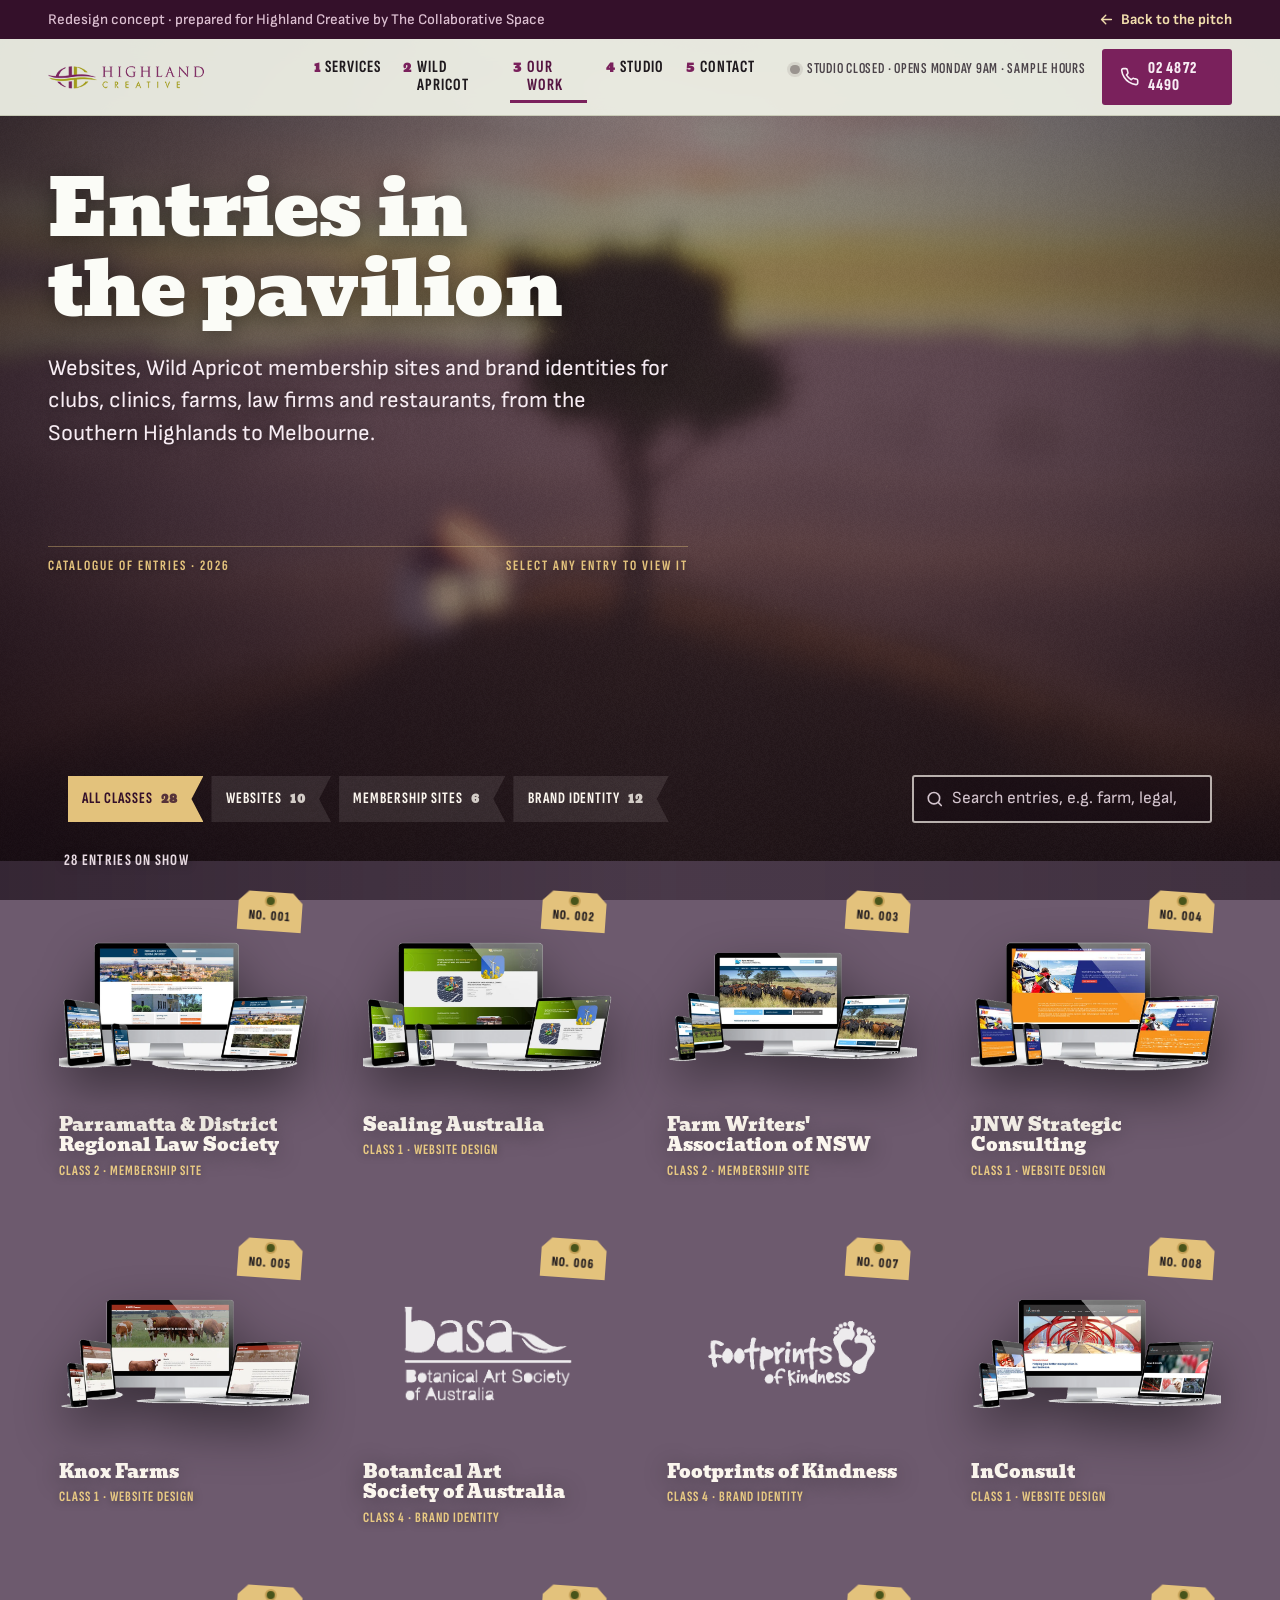
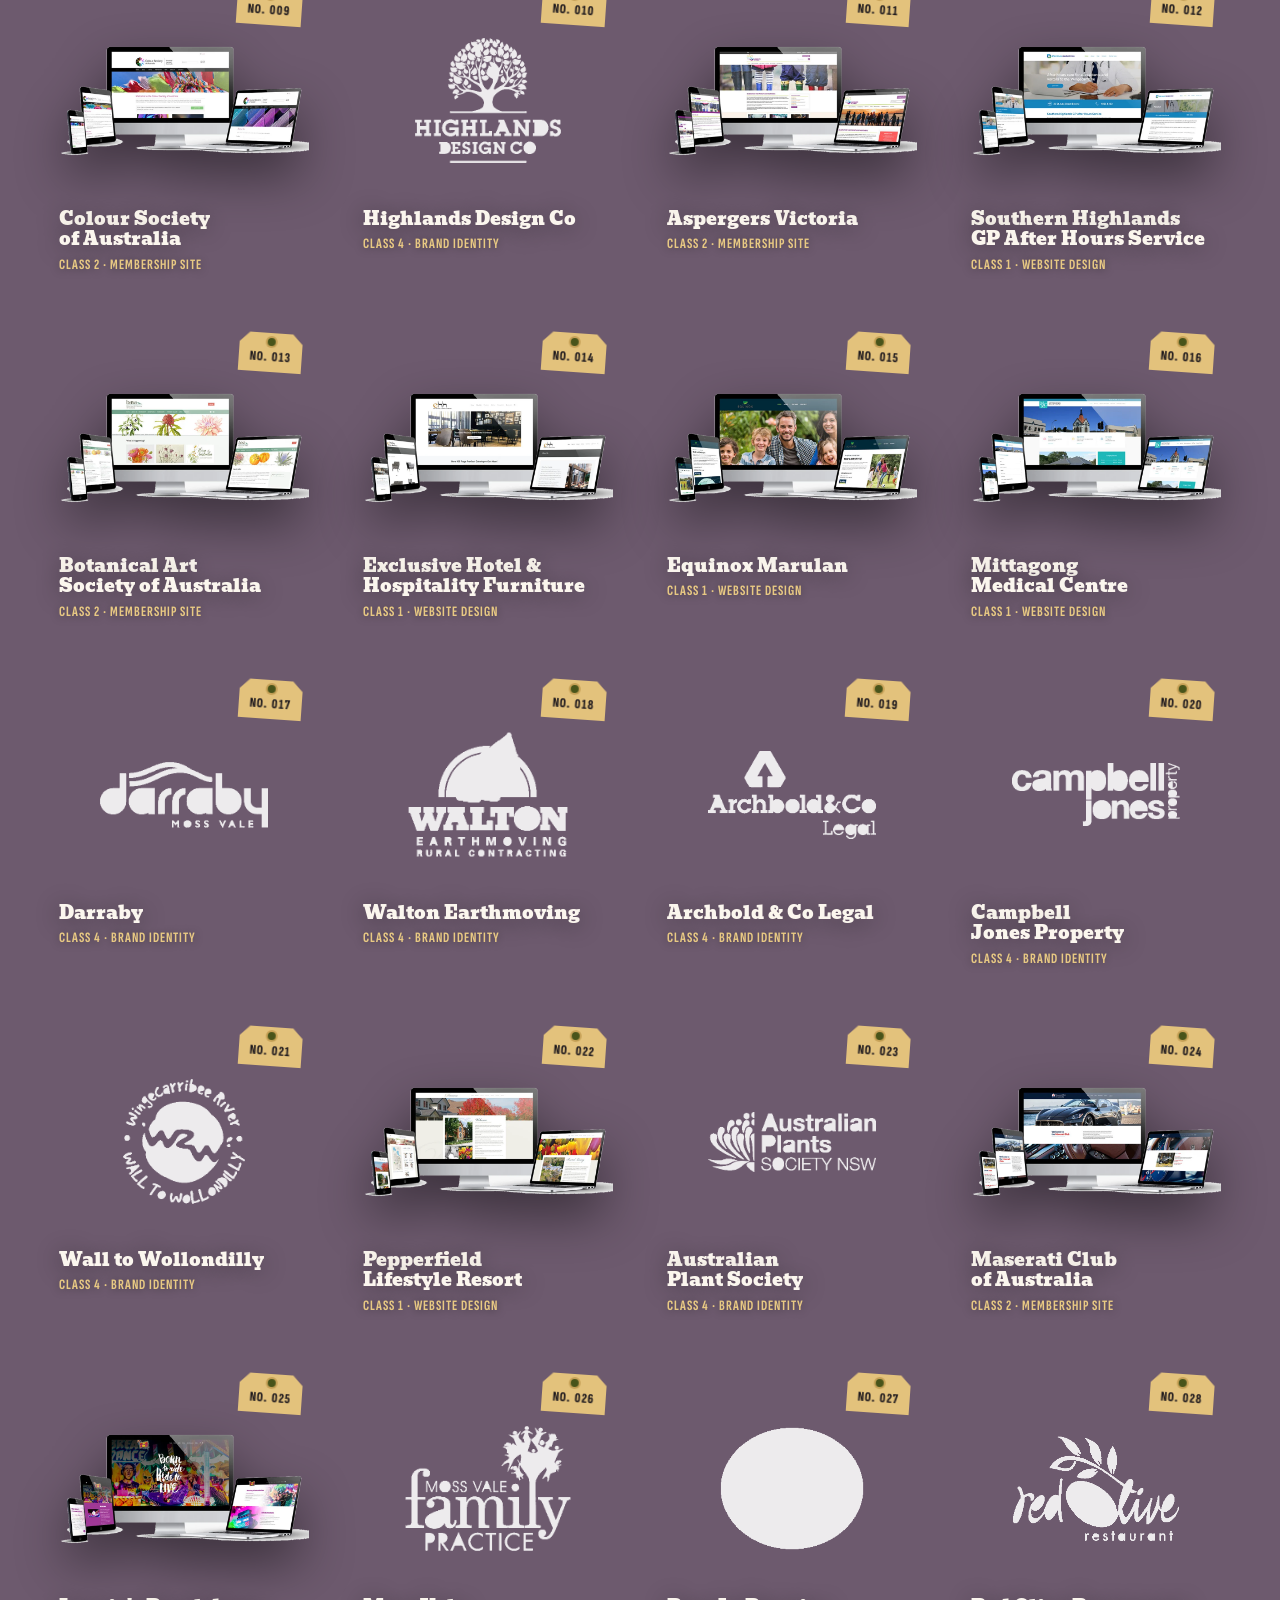
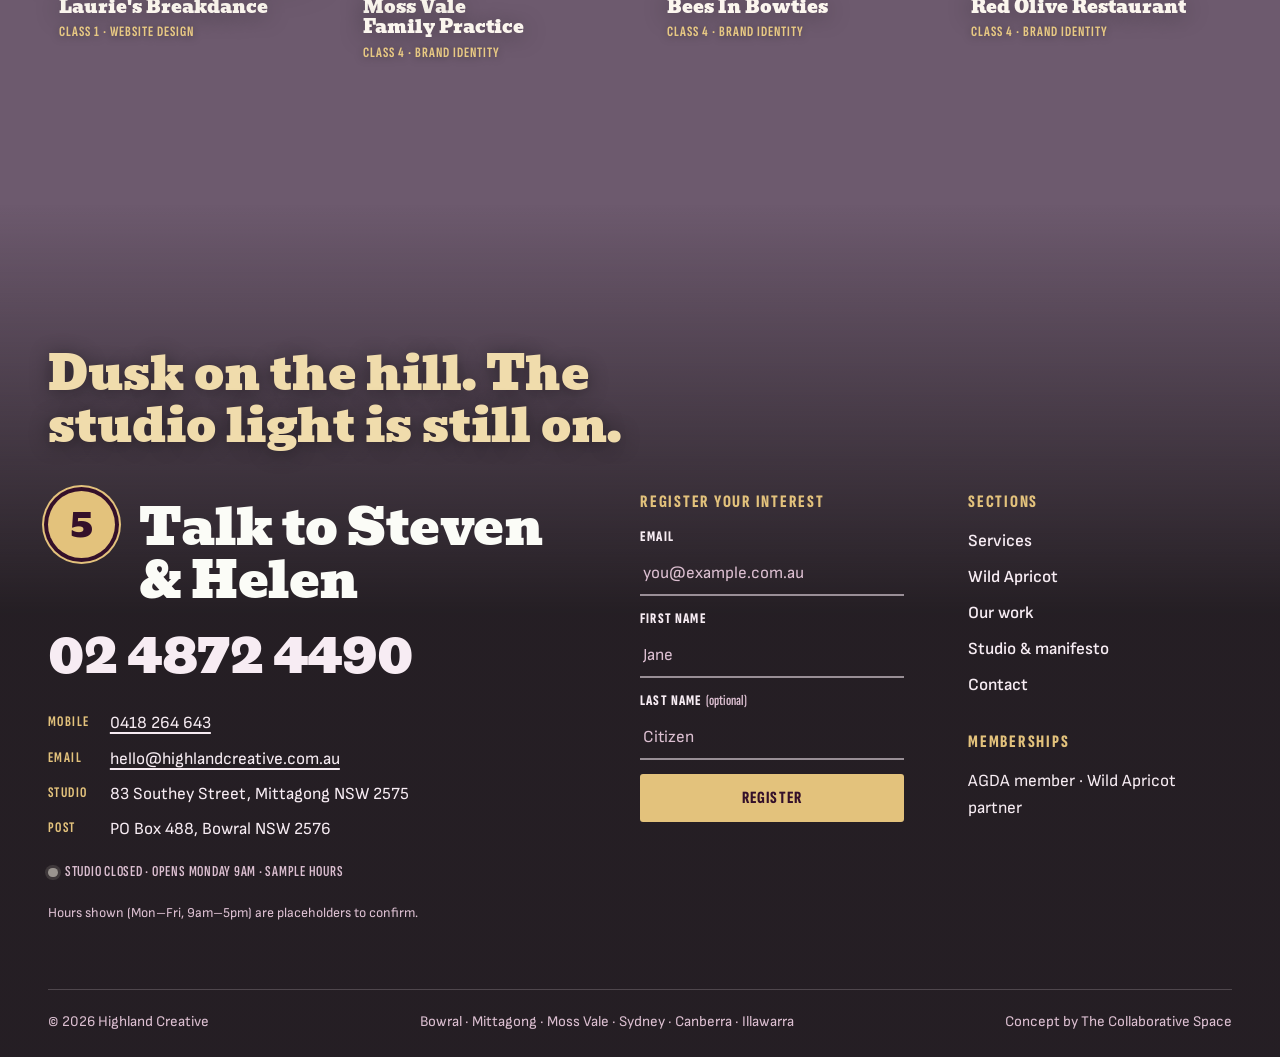
<file: concept/work.html>
<!doctype html>
<html lang="en-AU" data-season="spring">
<head>
<meta charset="utf-8">
<meta name="viewport" content="width=device-width, initial-scale=1">
<title>Our work · Highland Creative</title>
<meta name="description" content="Twenty-eight website, membership site and brand identity projects by Highland Creative.">
<meta name="robots" content="noindex, nofollow">
<meta name="theme-color" content="#561642">
<link rel="icon" href="../assets/hc/favicon50x50.png">
<link rel="preload" href="assets/fonts/Bevan-normal.woff2" as="font" type="font/woff2" crossorigin>
<link rel="stylesheet" href="assets/css/site.css">
<link rel="stylesheet" href="assets/css/world.css">
</head>
<body data-world="work">
<script>document.documentElement.classList.add("loading");</script>
<canvas id="world" data-base="../assets/hc/" aria-hidden="true"></canvas>
<div class="veil" aria-hidden="true"></div>
<div class="loader" aria-hidden="true"><div class="loader-in"><img src="../assets/hc/HCreative_Logo_H_369.png" alt="" width="369" height="50"><span>Dusk on the hill · Southern Highlands</span><i></i></div></div>
<div class="curtain" aria-hidden="true"><span>Highland Creative</span></div>
<div id="world-tip" aria-hidden="true"></div>
<div class="thread" aria-hidden="true"><i></i></div>
<svg width="0" height="0" style="position:absolute" aria-hidden="true">
  <symbol id="i-phone" viewBox="0 0 24 24"><path d="M22 16.9v3a2 2 0 0 1-2.2 2 19.8 19.8 0 0 1-8.6-3.1 19.5 19.5 0 0 1-6-6A19.8 19.8 0 0 1 2.1 4.2 2 2 0 0 1 4.1 2h3a2 2 0 0 1 2 1.7c.1 1 .4 1.9.7 2.8a2 2 0 0 1-.5 2.1L8 9.9a16 16 0 0 0 6 6l1.3-1.3a2 2 0 0 1 2.1-.4c.9.3 1.8.6 2.8.7a2 2 0 0 1 1.7 2z"/></symbol>
  <symbol id="i-arrow" viewBox="0 0 24 24"><path d="M5 12h14M13 6l6 6-6 6"/></symbol>
  <symbol id="i-back" viewBox="0 0 24 24"><path d="M19 12H5M11 18l-6-6 6-6"/></symbol>
  <symbol id="i-menu" viewBox="0 0 24 24"><path d="M4 7h16M4 12h16M4 17h16"/></symbol>
  <symbol id="i-search" viewBox="0 0 24 24"><circle cx="11" cy="11" r="7"/><path d="m20 20-3.5-3.5"/></symbol>
  <symbol id="i-close" viewBox="0 0 24 24"><path d="M6 6l12 12M18 6 6 18"/></symbol>
  <symbol id="i-check" viewBox="0 0 24 24"><path d="m5 12.5 4.5 4.5L19 7.5"/></symbol>
  <symbol id="i-plus" viewBox="0 0 24 24"><path d="M12 5v14M5 12h14"/></symbol>
  <symbol id="i-ext" viewBox="0 0 24 24"><path d="M14 4h6v6M20 4l-9 9M18 14v5a1 1 0 0 1-1 1H5a1 1 0 0 1-1-1V7a1 1 0 0 1 1-1h5"/></symbol>
  <symbol id="i-drag" viewBox="0 0 24 24"><path d="M9 11V6a1.5 1.5 0 0 1 3 0v4m0-1V4.5a1.5 1.5 0 0 1 3 0V10m0-1a1.5 1.5 0 0 1 3 0v5a6 6 0 0 1-6 6h-1a6 6 0 0 1-5-2.7L3.6 14a1.5 1.5 0 0 1 2.5-1.7L8 14.5V11a1.5 1.5 0 0 1 3 0"/><path d="M3 4l-1.5 1.5L3 7M21 4l1.5 1.5L21 7"/></symbol>
</svg>
<a class="skip" href="#main">Skip to content</a>

<div class="concept-bar">
  <div class="wrap">
    <span>Redesign concept<span class="hide-sm"> · prepared for Highland Creative by The Collaborative Space</span></span>
    <a href="../index.html"><svg class="icon" aria-hidden="true"><use href="#i-back"/></svg>Back to the pitch</a>
  </div>
</div>

<header class="site-head">
  <div class="wrap">
    <a class="brand" href="index.html" aria-label="Highland Creative home"><img src="../assets/hc/HCreative_Logo_H_369.png" alt="Highland Creative" width="369" height="50"></a>
    <button class="menu-btn" type="button" aria-expanded="false" aria-controls="site-nav"><svg class="icon" aria-hidden="true"><use href="#i-menu"/></svg>Menu</button>
    <nav class="sections" id="site-nav" aria-label="Main">
      <ol>
        <li><a href="services.html"><span class="n">1</span>Services</a></li>
        <li><a href="wild-apricot.html"><span class="n">2</span>Wild Apricot</a></li>
        <li><a href="work.html" aria-current="page"><span class="n">3</span>Our work</a></li>
        <li><a href="about.html"><span class="n">4</span>Studio</a></li>
        <li><a href="contact.html"><span class="n">5</span>Contact</a></li>
      </ol>
    </nav>
    <div class="head-meta">
      <p class="status" data-status role="status" title="Placeholder hours (Mon–Fri, 9am–5pm), to confirm"><span class="dot" aria-hidden="true"></span><span class="txt">Studio hours Mon–Fri</span></p>
      <a class="btn btn-tel" href="tel:+61248724490" aria-label="Call 02 4872 4490"><svg class="icon" aria-hidden="true"><use href="#i-phone"/></svg><span>02 4872 4490</span></a>
    </div>
  </div>
</header>

<main id="main">
  <section class="wrap page-cover" data-scrim="left" data-station="pavilion" data-side="right" aria-labelledby="page-title">
    <div class="cover solo">
      <div>
        <h1 id="page-title">Entries in the pavilion</h1>
        <p class="lede">Websites, Wild Apricot membership sites and brand identities for clubs, clinics, farms, law firms and restaurants, from the Southern Highlands to Melbourne.</p>
      </div>
      
      <p class="imprint"><span>Catalogue of entries · <span data-year>2026</span></span><span>Select any entry to view it</span></p>
    </div>
  </section>
  <section class="wrap" aria-label="Browse entries" data-station="meadow">
    <div class="filters">
      <div class="filter-group" role="group" aria-label="Filter by class">
        <button type="button" data-filter="all" aria-pressed="true">All classes <span class="count"></span></button>
        <button type="button" data-filter="web" aria-pressed="false">Websites <span class="count"></span></button>
        <button type="button" data-filter="member" aria-pressed="false">Membership sites <span class="count"></span></button>
        <button type="button" data-filter="brand" aria-pressed="false">Brand identity <span class="count"></span></button>
      </div>
      <div class="search">
        <label class="sr-only" for="q">Search entries</label>
        <svg class="icon" aria-hidden="true"><use href="#i-search"/></svg>
        <input id="q" type="search" placeholder="Search entries, e.g. farm, legal, club" data-search autocomplete="off">
      </div>
    </div>
    <p class="results-line" data-results aria-live="polite">28 entries on show</p>
    <ul class="work-grid" data-work></ul>
    <div class="empty">
      <h2>No entries match that search</h2>
      <p>Try a different word, or show every entry in the pavilion.</p>
      <button class="btn btn-plum" type="button" data-reset>Show all entries</button>
    </div>
  </section>
  <dialog class="viewer" aria-labelledby="v-title">
    <button class="icon-btn viewer-close" type="button" data-v-close aria-label="Close"><svg class="icon" aria-hidden="true"><use href="#i-close"/></svg></button>
    <div class="viewer-grid">
      <div class="viewer-img"><img src="../assets/hc/large/ParraDRLS-Multi-Device.jpg" alt="" width="1000" height="750"></div>
      <div class="viewer-info">
        <h2 id="v-title" data-v-title>Entry</h2>
        <p class="label" style="color:var(--plum)" data-v-class></p>
        <p data-v-brief></p>
        <div class="viewer-actions">
          <a class="btn btn-plum" href="contact.html" data-v-enter>Start a similar project</a>
          <a class="btn btn-line" href="#" target="_blank" rel="noopener" data-v-live>Visit the live site <svg class="icon" aria-hidden="true"><use href="#i-ext"/></svg></a>
          <div class="viewer-nav">
            <button class="icon-btn" type="button" data-v-prev aria-label="Previous entry"><svg class="icon" aria-hidden="true"><use href="#i-back"/></svg></button>
            <button class="icon-btn" type="button" data-v-next aria-label="Next entry"><svg class="icon" aria-hidden="true"><use href="#i-arrow"/></svg></button>
          </div>
        </div>
      </div>
    </div>
  </dialog>
</main>

<footer class="gate on-dark" data-station="dusk" aria-labelledby="gate-title">
  <div class="wrap">
    <p class="night-line">Dusk on the hill. The studio light is still on.</p>
    <div class="gate-grid">
      <div>
        <div class="section-title"><span class="sec-no" aria-hidden="true" style="background:var(--manila);color:var(--plum-night);box-shadow:0 0 0 4px var(--plum-night),0 0 0 6px var(--manila)">5</span><h2 id="gate-title">Talk to Steven &amp; Helen</h2></div>
        <a class="big-tel" href="tel:+61248724490">02 4872 4490</a>
        <dl>
          <dt>Mobile</dt><dd><a href="tel:+61418264643">0418 264 643</a></dd>
          <dt>Email</dt><dd><a href="mailto:hello@highlandcreative.com.au">hello@highlandcreative.com.au</a></dd>
          <dt>Studio</dt><dd>83 Southey Street, Mittagong NSW 2575</dd>
          <dt>Post</dt><dd>PO Box 488, Bowral NSW 2576</dd>
        </dl>
        <p class="status" data-status><span class="dot" aria-hidden="true"></span><span class="txt">Studio hours Mon–Fri</span></p>
        <p class="hours-note">Hours shown (Mon–Fri, 9am–5pm) are placeholders to confirm.</p>
      </div>
      <div>
        <h3>Register your interest</h3>
        <form data-entry novalidate>
          <div class="form-body">
            <div class="field"><label for="n-email">Email</label><input id="n-email" type="email" name="email" autocomplete="email" required placeholder="you@example.com.au"><span class="err">Please enter a valid email address.</span></div>
            <div class="field"><label for="n-first">First name</label><input id="n-first" name="first" autocomplete="given-name" placeholder="Jane"></div>
            <div class="field"><label for="n-last">Last name <span class="opt">(optional)</span></label><input id="n-last" name="last" autocomplete="family-name" placeholder="Citizen"></div>
            <button class="btn btn-manila" type="submit">Register</button>
          </div>
          <div class="form-done" role="status">
            <span class="stamp">Registered<small data-stamp-no>No. 0412</small></span>
            <p>Thanks<span data-thanks-name></span>. We’ll keep you posted on studio news.</p>
          </div>
        </form>
      </div>
      <div>
        <h3>Sections</h3>
        <ul class="gate-nav">
          <li><a href="services.html">Services</a></li>
          <li><a href="wild-apricot.html">Wild Apricot</a></li>
          <li><a href="work.html">Our work</a></li>
          <li><a href="about.html">Studio &amp; manifesto</a></li>
          <li><a href="contact.html">Contact</a></li>
        </ul>
        <h3 style="margin-top:2rem">Memberships</h3>
        <p>AGDA member · Wild Apricot partner</p>
      </div>
    </div>
    <div class="gate-base">
      <span>© <span data-year>2026</span> Highland Creative</span>
      <span>Bowral · Mittagong · Moss Vale · Sydney · Canberra · Illawarra</span>
      <span>Concept by The Collaborative Space</span>
    </div>
  </div>
</footer>
<script src="assets/js/data.js"></script>
<script src="assets/js/site.js"></script>
<script src="assets/js/vendor/three.min.js"></script>
<script src="assets/js/world.js"></script>
<script src="assets/js/motion.js"></script>
</body>
</html>
</file>
<file: concept/assets/css/site.css>
/* Highland Creative — redesign concept. The Highlands Show Schedule. */
@import url("fonts.css");

:root {
  --plum: #7a215c;
  --plum-deep: #561642;
  --plum-night: #34102a;
  --plum-tint: #f3e6ee;
  --olive: #a39a1c;
  --olive-deep: #48541a;
  --olive-night: #2f3811;
  --manila: #e3c27c;
  --manila-light: #f0dcac;
  --manila-edge: #b98f3e;
  --sky: #d5ebf7;
  --sky-mid: #93cbe9;
  --ground: #eef1e6;
  --ground-2: #e2e7d6;
  --paper: #fbfcf7;
  --ink: #1f1a1e;
  --ink-soft: #4b4349;
  --on-plum: #f7ecf3;
  --on-plum-soft: #dcbfd1;
  --on-olive: #f4f6e6;
  --on-olive-soft: #d6dcb5;
  --season: #86b52b;
  --season-ink: #3d5a0b;

  --f-display: "Bevan", "Rockwell", "Roboto Slab", serif;
  --f-label: "Sofia Sans Extra Condensed", "Arial Narrow", sans-serif;
  --f-body: "Sofia Sans", "Segoe UI", system-ui, sans-serif;

  --fs-display: clamp(2.5rem, 1.5rem + 3.4vw, 4.4rem);
  --fs-h2: clamp(2rem, 1.35rem + 2.3vw, 3.35rem);
  --fs-h3: clamp(1.3rem, 1.1rem + .6vw, 1.6rem);
  --fs-lede: clamp(1.15rem, 1.05rem + .45vw, 1.4rem);
  --fs-body: 1.0625rem;
  --fs-small: .9375rem;

  --gutter: clamp(16px, 4vw, 48px);
  --wrap: 1360px;
  --sp-1: .5rem; --sp-2: 1rem; --sp-3: 1.5rem; --sp-4: 2.5rem; --sp-5: 4rem; --sp-6: clamp(4.5rem, 3rem + 5vw, 8rem);
  --ease-out: cubic-bezier(.16, 1, .3, 1);
  --shadow-tag: 0 18px 30px -12px rgb(31 26 30 / .38), 0 4px 8px -2px rgb(31 26 30 / .18);
  --shadow-card: 0 14px 28px -16px rgb(31 26 30 / .35), 0 2px 5px -1px rgb(31 26 30 / .12);
}
:root[data-season="summer"] { --season: #e9a90c; --season-ink: #6a4700; }
:root[data-season="autumn"] { --season: #e0611c; --season-ink: #7a2c05; }
:root[data-season="winter"] { --season: #5f8cab; --season-ink: #21435a; }

*, *::before, *::after { box-sizing: border-box; }
html { -webkit-text-size-adjust: 100%; scroll-behavior: smooth; scroll-padding-top: 96px; }
body {
  margin: 0;
  background: var(--ground);
  color: var(--ink);
  font: 400 var(--fs-body)/1.6 var(--f-body);
  font-feature-settings: "kern", "liga";
  text-rendering: optimizeLegibility;
  -webkit-font-smoothing: antialiased;
}
img { max-width: 100%; height: auto; display: block; }
a { color: inherit; text-decoration-thickness: 1.5px; text-underline-offset: .22em; }
a:hover { text-decoration-thickness: 2.5px; }
p { margin: 0 0 1em; }
h1, h2, h3, h4 { margin: 0; font-weight: 400; text-wrap: balance; }
h1, h2 { font-family: var(--f-display); letter-spacing: -.01em; line-height: 1.04; }
h3 { font-family: var(--f-display); font-size: var(--fs-h3); line-height: 1.15; }
ul, ol { margin: 0; padding: 0; }
button, input, select, textarea { font: inherit; color: inherit; }
::selection { background: var(--plum); color: var(--manila-light); }
:focus-visible { outline: 3px solid var(--plum); outline-offset: 3px; border-radius: 2px; }
.on-dark :focus-visible, .cover :focus-visible, .gate :focus-visible, .pavilion :focus-visible { outline-color: var(--manila); }
html { scrollbar-color: var(--plum) var(--ground-2); }
::-webkit-scrollbar { width: 12px; height: 12px; }
::-webkit-scrollbar-track { background: var(--ground-2); }
::-webkit-scrollbar-thumb { background: var(--plum); border: 3px solid var(--ground-2); border-radius: 8px; }
input, textarea, select { caret-color: var(--plum); }

.wrap { width: min(100% - 2 * var(--gutter), var(--wrap)); margin-inline: auto; }
.sr-only { position: absolute; width: 1px; height: 1px; padding: 0; margin: -1px; overflow: hidden; clip: rect(0 0 0 0); white-space: nowrap; border: 0; }
.skip { position: absolute; left: var(--gutter); top: -60px; z-index: 100; background: var(--plum); color: var(--on-plum); padding: .6rem 1rem; font: 700 1rem var(--f-label); text-transform: uppercase; letter-spacing: .06em; }
.skip:focus { top: 8px; }
.icon { width: 1.15em; height: 1.15em; flex: none; fill: none; stroke: currentColor; stroke-width: 2; stroke-linecap: round; stroke-linejoin: round; }
.label { font: 700 .95rem/1.2 var(--f-label); text-transform: uppercase; letter-spacing: .07em; }
.num { font-variant-numeric: tabular-nums lining-nums; }

/* ---------- Concept bar (pitch context) ---------- */
.concept-bar { background: var(--plum-night); color: var(--on-plum-soft); font: 500 .92rem/1.35 var(--f-body); padding-inline: var(--gutter); }
.concept-bar .wrap { width: min(100%, var(--wrap)); display: flex; gap: 1rem; justify-content: space-between; align-items: center; padding-block: .6rem; }
.concept-bar a { color: var(--manila-light); text-decoration: none; display: inline-flex; gap: .35rem; align-items: center; font-weight: 700; white-space: nowrap; }
.concept-bar a:hover { text-decoration: underline; }

/* ---------- Header ---------- */
.site-head { position: sticky; top: 0; z-index: 40; background: rgb(238 241 230 / .94); backdrop-filter: saturate(1.4) blur(10px); border-bottom: 1px solid rgb(72 84 26 / .18); }
.site-head .wrap { display: flex; align-items: center; gap: clamp(1rem, 2.5vw, 2.5rem); min-height: 76px; }
.brand { flex: none; display: block; }
.brand img { width: clamp(200px, 18vw, 250px); height: auto; }
.sections { margin-left: auto; }
.sections ol { list-style: none; display: flex; gap: clamp(.25rem, 1.2vw, 1.25rem); }
.sections a {
  display: inline-flex; align-items: baseline; gap: .35rem; padding: .45rem .2rem;
  font: 700 1.08rem/1 var(--f-label); text-transform: uppercase; letter-spacing: .06em;
  text-decoration: none; color: var(--ink); border-bottom: 3px solid transparent;
}
.sections a .n { font-family: var(--f-display); font-size: .8rem; color: var(--plum); letter-spacing: 0; }
.sections a:hover { border-bottom-color: var(--olive); }
.sections a[aria-current="page"] { border-bottom-color: var(--plum); color: var(--plum-deep); }
.head-meta { display: flex; align-items: center; gap: 1rem; }
.status { display: inline-flex; align-items: center; gap: .45rem; font: 600 .95rem/1.2 var(--f-label); letter-spacing: .05em; text-transform: uppercase; color: var(--ink-soft); white-space: nowrap; }
.status .dot { width: .6rem; height: .6rem; border-radius: 50%; background: #9a948f; box-shadow: 0 0 0 3px rgb(154 148 143 / .22); }
.status[data-open="true"] .dot { background: #3f9a2c; box-shadow: 0 0 0 3px rgb(63 154 44 / .22); animation: pulse 2.4s var(--ease-out) infinite; }
@keyframes pulse { 0%, 100% { box-shadow: 0 0 0 3px rgb(63 154 44 / .22); } 50% { box-shadow: 0 0 0 6px rgb(63 154 44 / .08); } }
.btn {
  display: inline-flex; align-items: center; justify-content: center; gap: .55rem;
  min-height: 48px; padding: .7rem 1.25rem; border: 2px solid transparent; border-radius: 3px;
  font: 800 1.08rem/1 var(--f-label); text-transform: uppercase; letter-spacing: .07em;
  text-decoration: none; cursor: pointer; transition: background-color .25s, color .25s, transform .25s var(--ease-out), box-shadow .25s;
}
.btn:hover { transform: translateY(-1px); }
.btn:active { transform: translateY(1px); }
.btn-plum { background: var(--plum); color: var(--on-plum); }
.btn-plum:hover { background: var(--plum-deep); }
.btn-manila { background: var(--manila); color: var(--plum-night); }
.btn-manila:hover { background: var(--manila-light); }
.btn-line { border-color: currentColor; background: transparent; }
.btn-line:hover { background: rgb(255 255 255 / .1); }
.btn-tel { background: var(--plum); color: var(--on-plum); min-height: 44px; padding: .55rem 1rem; font-size: 1.05rem; }
.btn-tel:hover { background: var(--plum-deep); }
.btn[disabled] { opacity: .55; cursor: progress; transform: none; }
.menu-btn { display: none; }

/* ---------- Cover (hero) ---------- */
.cover-wrap { position: relative; display: grid; grid-template-columns: minmax(0, 8.2fr) minmax(0, 3.8fr); align-items: start; padding-block: clamp(1.5rem, 3vw, 2.75rem) var(--sp-4); }
.cover {
  position: relative; display: grid; grid-template-columns: minmax(0, 1.25fr) minmax(0, 1fr); gap: clamp(1.5rem, 3vw, 3rem);
  background: var(--plum-deep); color: var(--on-plum); padding: clamp(2rem, 3.4vw, 3.25rem) clamp(1.5rem, 4vw, 3.75rem) clamp(4.25rem, 6vw, 5rem);
  border-radius: 2px; box-shadow: var(--shadow-card);
  background-image:
    url("data:image/svg+xml,%3Csvg xmlns='http://www.w3.org/2000/svg' width='160' height='160'%3E%3Cfilter id='n'%3E%3CfeTurbulence type='fractalNoise' baseFrequency='.85' numOctaves='3' stitchTiles='stitch'/%3E%3CfeColorMatrix values='0 0 0 0 1 0 0 0 0 .9 0 0 0 0 .95 0 0 0 .07 0'/%3E%3C/filter%3E%3Crect width='100%25' height='100%25' filter='url(%23n)'/%3E%3C/svg%3E"),
    radial-gradient(120% 90% at 0% 0%, rgb(122 33 92 / .9), transparent 60%);
}
.cover::before, .cover::after { content: ""; position: absolute; pointer-events: none; }
.cover::before { inset: 12px; border: 2px solid rgb(227 194 124 / .75); }
.cover::after { inset: 18px; border: 1px solid rgb(227 194 124 / .4); }
.cover h1 { font-size: var(--fs-display); color: var(--paper); max-width: 12ch; }
.cover h1 em { font-style: normal; color: var(--manila); }
.cover .lede { font-size: var(--fs-lede); line-height: 1.45; color: var(--on-plum); max-width: 34ch; margin-top: 1.4rem; }
.cover-actions { display: flex; flex-wrap: wrap; gap: .75rem; margin-top: 2rem; }
.cover .cover-actions .btn-line { color: var(--on-plum); }
.imprint {
  position: absolute; left: 30px; right: 30px; bottom: 26px; margin: 0;
  display: flex; flex-wrap: wrap; justify-content: space-between; gap: .25rem 1.5rem;
  font: 700 .9rem/1.2 var(--f-label); text-transform: uppercase; letter-spacing: .14em; color: var(--manila);
  border-top: 1px solid rgb(227 194 124 / .4); padding-top: .65rem;
}
.plate { margin: 0; align-self: stretch; display: grid; grid-template-rows: 1fr auto; gap: .9rem; }
.plate-frame { position: relative; overflow: hidden; background: var(--sky); border: 6px solid var(--paper); box-shadow: 0 0 0 1px rgb(227 194 124 / .6), 0 18px 30px -14px rgb(0 0 0 / .45); min-height: 300px; max-height: 470px; }
.plate-frame img { position: absolute; inset: 0; width: 100%; height: 100%; object-fit: cover; object-position: 37% 100%; }
.plate-frame img.incoming { clip-path: circle(0% at 37% 45%); transition: clip-path 1.1s var(--ease-out); }
.plate-frame img.incoming.in { clip-path: circle(140% at 37% 45%); }
.plate figcaption { display: flex; flex-wrap: wrap; align-items: center; justify-content: space-between; gap: .6rem; }
.plate .season-name { font: 700 1rem/1.2 var(--f-label); text-transform: uppercase; letter-spacing: .1em; color: var(--manila-light); }
.seasons { display: flex; gap: .3rem; }
.seasons button {
  min-height: 36px; padding: .35rem .6rem; border: 1px solid rgb(227 194 124 / .55); background: transparent; color: var(--on-plum);
  font: 700 .88rem/1 var(--f-label); text-transform: uppercase; letter-spacing: .08em; border-radius: 2px; cursor: pointer;
  transition: background-color .2s, color .2s;
}
.seasons button:hover { background: rgb(227 194 124 / .16); }
.seasons button[aria-pressed="true"] { background: var(--manila); color: var(--plum-night); border-color: var(--manila); }

/* ---------- Entry tag ---------- */
.entry { position: relative; z-index: 2; margin-left: clamp(-64px, -3.5vw, -24px); padding-top: 64px; }
.string { position: absolute; top: -36px; left: 50%; width: 120px; height: 104px; margin-left: -60px; overflow: visible; pointer-events: none; }
.string path { fill: none; stroke: #8a6a35; stroke-width: 2; stroke-linecap: round; }
.tag-hang { transform-origin: 50% 0; transform: rotate(2.2deg); filter: drop-shadow(0 18px 18px rgb(31 26 30 / .28)) drop-shadow(0 3px 4px rgb(31 26 30 / .2)); }
.tag {
  position: relative; background: var(--manila); color: var(--ink);
  clip-path: polygon(26px 0, calc(100% - 26px) 0, 100% 26px, 100% 100%, 0 100%, 0 26px);
  padding: 3.4rem clamp(1.25rem, 2vw, 1.75rem) 1.6rem;
  background-image: url("data:image/svg+xml,%3Csvg xmlns='http://www.w3.org/2000/svg' width='180' height='180'%3E%3Cfilter id='n'%3E%3CfeTurbulence type='fractalNoise' baseFrequency='.9' numOctaves='2' stitchTiles='stitch'/%3E%3CfeColorMatrix values='0 0 0 0 .45 0 0 0 0 .32 0 0 0 0 .1 0 0 0 .11 0'/%3E%3C/filter%3E%3Crect width='100%25' height='100%25' filter='url(%23n)'/%3E%3C/svg%3E");
}
.tag::before { content: ""; position: absolute; top: 14px; left: 50%; width: 26px; height: 26px; margin-left: -13px; border-radius: 50%; background: var(--ground); box-shadow: 0 0 0 5px #c7a258, 0 0 0 6px rgb(120 86 30 / .5), inset 0 2px 3px rgb(0 0 0 / .25); }
.tag-head { display: flex; justify-content: space-between; align-items: baseline; gap: 1rem; border-bottom: 2px solid var(--ink); padding-bottom: .5rem; margin-bottom: 1rem; }
.tag-head h2 { font-size: 1.65rem; line-height: 1.1; }
.tag-head .num { font: 700 1.05rem var(--f-label); letter-spacing: .08em; color: var(--plum-deep); }
.tag p.tag-note { font-size: var(--fs-small); color: #3b2a10; margin-bottom: 1rem; }
.field { display: grid; gap: .3rem; margin-bottom: .85rem; }
.field label, .field legend { font: 800 .92rem/1.2 var(--f-label); text-transform: uppercase; letter-spacing: .08em; }
.field .opt { font-weight: 600; text-transform: none; letter-spacing: 0; color: #4f3a18; }
.field input, .field select, .field textarea {
  width: 100%; min-height: 46px; padding: .55rem .2rem .45rem; border: 0; border-bottom: 2px solid rgb(31 26 30 / .55); border-radius: 0;
  background: transparent; font-size: 1.05rem; transition: border-color .2s, background-color .2s;
}
.field textarea { min-height: 92px; resize: vertical; }
.field select { appearance: none; background-image: url("data:image/svg+xml,%3Csvg xmlns='http://www.w3.org/2000/svg' width='14' height='9' viewBox='0 0 14 9'%3E%3Cpath d='M1 1l6 6 6-6' stroke='%231f1a1e' stroke-width='2' fill='none' stroke-linecap='round'/%3E%3C/svg%3E"); background-repeat: no-repeat; background-position: right .3rem center; padding-right: 1.8rem; cursor: pointer; }
.field input:hover, .field select:hover, .field textarea:hover { background-color: rgb(255 255 255 / .18); }
.field input:focus-visible, .field select:focus-visible, .field textarea:focus-visible { outline: none; border-bottom-color: var(--plum); background-color: rgb(255 255 255 / .3); }
.field input::placeholder, .field textarea::placeholder { color: #5a4320; opacity: 1; }
.field.invalid input, .field.invalid select, .field.invalid textarea { border-bottom-color: #a3123a; }
.field .err { display: none; font-size: .9rem; font-weight: 600; color: #8f0f33; }
.field.invalid .err { display: block; }
.on-dark .field input, .on-dark .field select, .on-dark .field textarea { border-bottom-color: rgb(247 236 243 / .55); }
.on-dark .field input::placeholder { color: var(--on-plum-soft); }
.on-dark .field.invalid input { border-bottom-color: #ffb3c6; }
.on-dark .field .err { color: #ffc5d3; }
.on-dark .field .opt { color: var(--on-plum-soft); }
.tag .btn { width: 100%; margin-top: .4rem; }
.tag-foot { display: flex; align-items: center; justify-content: center; gap: .4rem; margin-top: .9rem; font-size: var(--fs-small); }
.tag-foot a { font-weight: 700; }
.form-done { display: none; position: relative; padding: .5rem 0 .25rem; }
form.done .form-body { display: none; }
form.done .form-done { display: block; }
.stamp {
  display: inline-grid; place-items: center; gap: .1rem; padding: .55rem 1rem; margin: .25rem 0 1rem;
  border: 3px double var(--plum); color: var(--plum); border-radius: 4px; transform: rotate(-7deg);
  font: 800 1.35rem/1 var(--f-label); text-transform: uppercase; letter-spacing: .12em; mix-blend-mode: multiply;
  -webkit-mask-image: url("data:image/svg+xml,%3Csvg xmlns='http://www.w3.org/2000/svg' width='120' height='120'%3E%3Cfilter id='n'%3E%3CfeTurbulence type='fractalNoise' baseFrequency='1.4' numOctaves='2'/%3E%3CfeColorMatrix values='0 0 0 0 0 0 0 0 0 0 0 0 0 0 0 0 0 0 -2.2 1.9'/%3E%3C/filter%3E%3Crect width='100%25' height='100%25' filter='url(%23n)'/%3E%3C/svg%3E");
  mask-image: url("data:image/svg+xml,%3Csvg xmlns='http://www.w3.org/2000/svg' width='120' height='120'%3E%3Cfilter id='n'%3E%3CfeTurbulence type='fractalNoise' baseFrequency='1.4' numOctaves='2'/%3E%3CfeColorMatrix values='0 0 0 0 0 0 0 0 0 0 0 0 0 0 0 0 0 0 -2.2 1.9'/%3E%3C/filter%3E%3Crect width='100%25' height='100%25' filter='url(%23n)'/%3E%3C/svg%3E");
}
.stamp small { font-size: .85rem; letter-spacing: .1em; }
form.done .stamp { animation: thud .5s var(--ease-out) both; }
@keyframes thud { from { opacity: 0; transform: rotate(-7deg) scale(1.6); } to { opacity: 1; transform: rotate(-7deg) scale(1); } }
.on-dark .stamp { color: var(--manila); border-color: var(--manila); mix-blend-mode: normal; }

/* ---------- Class ribbons ---------- */
.ribbons { padding-bottom: var(--sp-5); }
.ribbons ol { list-style: none; display: flex; flex-wrap: wrap; gap: .6rem .5rem; }
.ribbons a {
  --rb: var(--plum);
  display: inline-flex; align-items: center; gap: .55rem; min-height: 46px; padding: .55rem 1.9rem .55rem .9rem;
  background: var(--rb); color: #fff; text-decoration: none;
  clip-path: polygon(0 0, 100% 0, calc(100% - 14px) 50%, 100% 100%, 0 100%);
  font: 700 1.02rem/1.1 var(--f-label); text-transform: uppercase; letter-spacing: .06em;
  transition: transform .3s var(--ease-out), filter .2s;
}
.ribbons li:nth-child(3n+2) a { --rb: var(--olive-deep); }
.ribbons li:nth-child(3n) a { --rb: #2f6f93; }
.ribbons a b { font-family: var(--f-display); font-weight: 400; font-size: .85rem; opacity: .85; letter-spacing: 0; }
.ribbons a:hover { transform: translateY(-3px); filter: brightness(1.08); }

/* ---------- Sections ---------- */
.section { padding-block: var(--sp-6); }
.section-title { display: flex; align-items: flex-start; gap: clamp(.75rem, 2vw, 1.5rem); }
.section-title .sec-no {
  flex: none; display: grid; place-items: center; width: clamp(3.25rem, 2.6rem + 2vw, 4.5rem); aspect-ratio: 1;
  font: 400 clamp(1.6rem, 1.2rem + 1.4vw, 2.4rem)/1 var(--f-display); color: var(--paper); background: var(--plum); border-radius: 50%;
  box-shadow: 0 0 0 4px var(--ground), 0 0 0 6px var(--plum);
}
.section-title h2 { font-size: var(--fs-h2); padding-top: .2em; }
.section-intro { font-size: var(--fs-lede); line-height: 1.5; max-width: 52ch; color: var(--ink-soft); margin-top: 1.25rem; }

/* Schedule of classes */
.schedule .wrap { display: grid; grid-template-columns: minmax(0, 5fr) minmax(0, 7fr); gap: clamp(2rem, 5vw, 5rem); align-items: start; }
.schedule-aside { position: sticky; top: 110px; }
.care-card { margin-top: 2.25rem; padding: 1.5rem 1.5rem 1.25rem; background: var(--paper); border: 1px solid rgb(72 84 26 / .25); box-shadow: var(--shadow-card); max-width: 30rem; }
.care-card h3 { font-size: 1.35rem; }
.care-card p { color: var(--ink-soft); margin: .5rem 0 1rem; }
.calc { display: flex; flex-wrap: wrap; align-items: center; gap: .75rem 1.25rem; }
.stepper { display: inline-flex; align-items: center; border: 2px solid var(--ink); border-radius: 3px; }
.stepper button { width: 44px; height: 44px; border: 0; background: transparent; font: 700 1.4rem/1 var(--f-body); cursor: pointer; }
.stepper button:hover { background: var(--ground-2); }
.stepper output { min-width: 2.5rem; text-align: center; font: 700 1.2rem var(--f-label); }
.calc-total { font: 400 1.6rem/1.1 var(--f-display); color: var(--plum); }
.calc-total small { display: block; font: 600 .9rem/1.3 var(--f-body); color: var(--ink-soft); }
.class-list { list-style: none; border-top: 3px solid var(--ink); }
.class-list > li { display: grid; grid-template-columns: 4.25rem minmax(0, 1fr); gap: .25rem 1.25rem; padding: 1.6rem 0 1.5rem; border-bottom: 1px solid rgb(31 26 30 / .25); }
.class-no { font: 400 2.6rem/1 var(--f-display); color: var(--plum); }
.class-line { display: flex; align-items: baseline; gap: .6rem; }
.class-line h3 { font: 800 clamp(1.25rem, 1.1rem + .5vw, 1.55rem)/1.15 var(--f-label); text-transform: uppercase; letter-spacing: .05em; }
.class-line h3 a { text-decoration: none; }
.class-line h3 a:hover { color: var(--plum); text-decoration: underline; }
.leader { flex: 1; min-width: 1.5rem; border-bottom: 2px dotted rgb(31 26 30 / .45); transform: translateY(-.28em); }
.fee { flex: none; font: 700 1.05rem/1.2 var(--f-label); letter-spacing: .05em; text-transform: uppercase; color: var(--olive-deep); }
.fee.money { color: var(--plum); }
.class-list p { grid-column: 2; margin: .4rem 0 0; color: var(--ink-soft); max-width: 60ch; }

/* Pavilion (work) */
.pavilion { background: var(--olive-deep); color: var(--on-olive); position: relative; }
.pavilion .section-title .sec-no { background: var(--manila); color: var(--olive-night); box-shadow: 0 0 0 4px var(--olive-deep), 0 0 0 6px var(--manila); }
.pavilion .section-intro { color: var(--on-olive-soft); }
.pavilion-head { display: flex; flex-wrap: wrap; justify-content: space-between; align-items: flex-end; gap: 1.5rem; }
.pavilion-head .btn { color: var(--on-olive); }
.entries { display: grid; grid-template-columns: repeat(12, minmax(0, 1fr)); gap: clamp(1.25rem, 2.5vw, 2.25rem); margin-top: var(--sp-5); }
.entry-card { position: relative; grid-column: span 4; }
.entry-card:nth-child(1) { grid-column: 1 / span 8; grid-row: span 2; }
.entry-card:nth-child(2) { grid-column: 9 / span 4; }
.entry-card:nth-child(3) { grid-column: 9 / span 4; }
.entry-card a { display: block; height: 100%; text-decoration: none; color: var(--ink); background: var(--paper); padding: .75rem .75rem 1.1rem; box-shadow: 0 22px 34px -20px rgb(0 0 0 / .55); transition: transform .45s var(--ease-out), box-shadow .45s var(--ease-out); }
.entry-card:nth-child(odd) a { transform: rotate(-.6deg); }
.entry-card:nth-child(even) a { transform: rotate(.5deg); }
.entry-card a:hover { transform: rotate(0) translateY(-6px); box-shadow: 0 30px 44px -22px rgb(0 0 0 / .6); }
.entry-card .shot { aspect-ratio: 4 / 3; background: #f2f2f2; overflow: hidden; }
.entry-card:nth-child(1) a { display: flex; flex-direction: column; }
.entry-card:nth-child(1) .shot { aspect-ratio: auto; flex: 1; min-height: 320px; }
.entry-card .shot img { width: 100%; height: 100%; object-fit: cover; transition: transform .8s var(--ease-out); }
.entry-card .shot img.contain { object-fit: cover; filter: brightness(1.055); transform: scale(1.18); }
.entry-card a:hover .shot img.contain { transform: scale(1.22); }
.entry-card .shot:has(img.contain) { background: #fff; }
.entry-card a:hover .shot img { transform: scale(1.035); }
.entry-card h3 { font-size: 1.2rem; margin-top: .9rem; padding-right: .5rem; }
.entry-card:nth-child(1) h3 { font-size: 1.6rem; }
.entry-card .meta { display: flex; gap: .5rem; align-items: center; margin-top: .35rem; font: 700 .9rem var(--f-label); text-transform: uppercase; letter-spacing: .07em; color: var(--plum); }
.mini-tag {
  position: absolute; top: -12px; right: 18px; z-index: 2; padding: 1.15rem .7rem .45rem; background: var(--manila); color: var(--plum-night);
  clip-path: polygon(10px 0, calc(100% - 10px) 0, 100% 10px, 100% 100%, 0 100%, 0 10px);
  font: 800 .85rem/1 var(--f-label); text-transform: uppercase; letter-spacing: .08em; transform: rotate(4deg);
}
.mini-tag::before { content: ""; position: absolute; top: 5px; left: 50%; width: 8px; height: 8px; margin-left: -4px; border-radius: 50%; background: var(--olive-deep); box-shadow: 0 0 0 2px #c7a258; }

/* Judges */
.judges .wrap { display: grid; grid-template-columns: minmax(0, 4fr) minmax(0, 8fr); gap: clamp(2rem, 5vw, 5rem); align-items: start; }
.rosette { width: clamp(150px, 16vw, 210px); margin-bottom: 1.5rem; filter: drop-shadow(0 12px 14px rgb(31 26 30 / .25)); }
.judge-stage { position: relative; min-height: 20rem; }
.judge-quote { margin: 0; }
.judge-quote blockquote { margin: 0; font: 500 clamp(1.35rem, 1.05rem + 1.1vw, 2.05rem)/1.38 var(--f-body); color: var(--ink); text-wrap: pretty; }
.judge-quote blockquote::before { content: "\201C"; display: block; font: 400 5.5rem/0.6 var(--f-display); color: var(--plum); margin-bottom: .6rem; }
.judge-quote figcaption { margin-top: 1.4rem; display: grid; gap: .1rem; }
.judge-quote figcaption b { font: 800 1.2rem var(--f-label); text-transform: uppercase; letter-spacing: .07em; }
.judge-quote figcaption span { color: var(--ink-soft); }
.judge-quote.swap { animation: settle .6s var(--ease-out); }
@keyframes settle { from { opacity: 0; transform: translateY(10px); filter: blur(3px); } to { opacity: 1; transform: none; filter: none; } }
.judge-tabs { display: flex; flex-wrap: wrap; gap: .45rem; margin-top: 2.25rem; padding-top: 1.25rem; border-top: 2px solid var(--ink); }
.judge-tabs button {
  min-height: 42px; padding: .4rem .8rem; border: 1px solid rgb(31 26 30 / .35); background: transparent; border-radius: 2px; cursor: pointer;
  font: 700 .95rem/1.1 var(--f-label); text-transform: uppercase; letter-spacing: .06em; color: var(--ink-soft); transition: background-color .2s, color .2s, border-color .2s;
}
.judge-tabs button:hover { border-color: var(--plum); color: var(--plum); }
.judge-tabs button[aria-selected="true"] { background: var(--plum); border-color: var(--plum); color: var(--on-plum); }

/* Wild Apricot band */
.membership { background: var(--sky); position: relative; overflow: hidden; }
.membership .wrap { display: grid; grid-template-columns: minmax(0, 6fr) minmax(0, 6fr); gap: clamp(2rem, 5vw, 5rem); align-items: center; }
.membership .section-title .sec-no { background: #2f6f93; box-shadow: none; }
.membership .section-intro { color: #2b3b45; }
.claim { margin: 1.5rem 0 0; font: 400 1.35rem/1.25 var(--f-display); color: var(--plum-deep); }
.claim cite { display: block; margin-top: .45rem; font: 600 .95rem var(--f-body); font-style: normal; color: #39505e; }
.conditions { list-style: none; margin-top: 2rem; display: grid; grid-template-columns: 1fr 1fr; gap: 1.25rem 2rem; counter-reset: c; }
.conditions li { counter-increment: c; padding-top: .8rem; border-top: 2px solid #2f6f93; }
.conditions b { display: block; font: 800 1.15rem/1.2 var(--f-label); text-transform: uppercase; letter-spacing: .05em; margin: .2rem 0 .3rem; }
.conditions span { color: #2b3b45; font-size: var(--fs-small); }
.membership-art { position: relative; }
.membership-art .screen { background: #fff; padding: .6rem; box-shadow: 0 30px 50px -28px rgb(31 26 30 / .55); transform: rotate(1.2deg); }
.membership-art .wa-badge { position: absolute; left: -1.5rem; bottom: -1.5rem; width: 9.5rem; background: #fff; padding: .8rem; box-shadow: var(--shadow-card); transform: rotate(-4deg); }

/* Proposed classes */
.proposed .sheet { position: relative; padding: clamp(1.75rem, 4vw, 3.5rem); background: var(--paper); border: 2px dashed rgb(122 33 92 / .55); }
.proposed .stamp { position: absolute; top: clamp(1rem, 3vw, 2.25rem); right: clamp(1rem, 3vw, 2.5rem); margin: 0; }
.proposed .section-title .sec-no { background: transparent; color: var(--plum); box-shadow: 0 0 0 2px var(--plum); }
.prop-list { list-style: none; margin-top: 2.25rem; display: grid; grid-template-columns: repeat(2, minmax(0, 1fr)); gap: 0 clamp(2rem, 4vw, 4rem); border-top: 3px solid var(--ink); }
.prop-list li { display: grid; grid-template-columns: 2.5rem minmax(0, 1fr); gap: .1rem 1rem; padding: 1.3rem 0; border-bottom: 1px solid rgb(31 26 30 / .2); }
.prop-list .letter { font: 400 1.7rem/1 var(--f-display); color: var(--plum); grid-row: span 2; }
.prop-list b { font: 800 1.2rem/1.2 var(--f-label); text-transform: uppercase; letter-spacing: .05em; }
.prop-list span { color: var(--ink-soft); font-size: var(--fs-small); }
.prop-note { margin-top: 1.5rem; font-size: var(--fs-small); color: var(--ink-soft); max-width: 70ch; }

/* Studio */
.studio { background: var(--manila); position: relative; }
.studio .section-title .sec-no { background: var(--plum-deep); box-shadow: 0 0 0 4px var(--manila), 0 0 0 6px var(--plum-deep); }
.studio .section-intro { color: #3d3226; }
.team { display: grid; grid-template-columns: repeat(3, minmax(0, 1fr)); gap: clamp(1.25rem, 3vw, 2.5rem); margin-top: var(--sp-5); }
.member { background: var(--paper); padding: .7rem .7rem 1.25rem; box-shadow: 0 20px 30px -20px rgb(31 26 30 / .55); }
.member:nth-child(1) { transform: rotate(-1deg); }
.member:nth-child(3) { transform: rotate(.8deg); }
.member .face { aspect-ratio: 1; background: #74c0e6; overflow: hidden; }
.member .face img { width: 100%; height: 100%; object-fit: cover; }
.member .face.pending { display: grid; place-items: center; background: #74c0e6; }
.pending-tag { position: relative; padding: 2.4rem 1.4rem 1.2rem; background: var(--manila); color: var(--plum-night); text-align: center; transform: rotate(-4deg); clip-path: polygon(16px 0, calc(100% - 16px) 0, 100% 16px, 100% 100%, 0 100%, 0 16px); font: 400 1.35rem/1.15 var(--f-display); filter: drop-shadow(0 10px 10px rgb(0 0 0 / .2)); }
.pending-tag::before { content: ""; position: absolute; top: 10px; left: 50%; width: 16px; height: 16px; margin-left: -8px; border-radius: 50%; background: #74c0e6; box-shadow: 0 0 0 4px #c7a258; }
.member .pending-tag { color: var(--plum-night); margin: 0; font-size: 1.35rem; }
.pending-tag small { display: block; margin-top: .4rem; font: 800 .85rem var(--f-label); letter-spacing: .1em; text-transform: uppercase; }
.member h3 { margin-top: 1rem; font-size: 1.4rem; }
.member .role { font: 800 .95rem var(--f-label); text-transform: uppercase; letter-spacing: .08em; color: var(--plum); margin: .2rem 0 .6rem; }
.member p { font-size: var(--fs-small); color: var(--ink-soft); margin: 0; }
.manifesto-pull { margin: var(--sp-5) 0 0; display: grid; grid-template-columns: minmax(0, 8fr) minmax(0, 4fr); gap: 2rem; align-items: end; }
.manifesto-pull blockquote { margin: 0; font: 400 clamp(1.6rem, 1.1rem + 1.8vw, 2.7rem)/1.15 var(--f-display); color: var(--plum-night); }

/* Gate (footer) */
.gate { background: var(--plum-night); color: var(--on-plum); padding-block: var(--sp-6) 0; }
.gate a { color: var(--on-plum); }
.gate-grid { display: grid; grid-template-columns: minmax(0, 6fr) minmax(0, 3fr) minmax(0, 3fr); gap: clamp(2rem, 5vw, 4.5rem); }
.gate h2 { font-size: var(--fs-h2); color: var(--paper); max-width: 14ch; }
.big-tel { display: inline-block; margin-top: 1.25rem; font: 400 clamp(2rem, 1.3rem + 2.6vw, 3.6rem)/1 var(--f-display); color: var(--manila); text-decoration: none; letter-spacing: -.01em; }
.big-tel:hover { color: var(--manila-light); text-decoration: underline; text-decoration-thickness: 3px; }
.gate dl { margin: 1.75rem 0 0; display: grid; grid-template-columns: max-content 1fr; gap: .5rem 1.25rem; }
.gate dt { font: 700 .92rem/1.6 var(--f-label); text-transform: uppercase; letter-spacing: .1em; color: var(--manila); }
.gate dd { margin: 0; color: var(--on-plum); }
.gate h3 { font: 800 1.1rem var(--f-label); text-transform: uppercase; letter-spacing: .1em; color: var(--manila); margin-bottom: 1rem; }
.gate-nav { list-style: none; display: grid; gap: .55rem; }
.gate-nav a { text-decoration: none; font-weight: 600; }
.gate-nav a:hover { text-decoration: underline; }
.gate .status { color: var(--on-plum-soft); margin-top: 1.25rem; }
.gate .btn-manila { width: 100%; }
.gate-base { margin-top: var(--sp-5); border-top: 1px solid rgb(247 236 243 / .2); padding-block: 1.25rem 1.5rem; display: flex; flex-wrap: wrap; justify-content: space-between; gap: .75rem 2rem; font-size: .92rem; color: var(--on-plum-soft); }

/* ---------- Inner pages ---------- */
.page-cover { padding-block: clamp(1.5rem, 3vw, 2.5rem) 0; }
.page-cover .cover { grid-template-columns: minmax(0, 1fr) auto; padding-bottom: clamp(4.25rem, 6vw, 5rem); }
.page-cover .cover.solo { grid-template-columns: minmax(0, 1fr); }
.page-cover h1 { font-size: clamp(2.4rem, 1.4rem + 3.6vw, 4.5rem); max-width: 16ch; }
.page-cover .lede { max-width: 48ch; }
.page-cover .cover-side { align-self: end; display: grid; gap: .6rem; justify-items: end; text-align: right; }
.page-cover .cover-side .big { font: 400 clamp(3rem, 2rem + 4vw, 6rem)/1 var(--f-display); color: var(--manila); }
.page-cover .cover-side .label { color: var(--manila-light); }

/* Work page */
.filters { display: flex; flex-wrap: wrap; align-items: center; justify-content: space-between; gap: 1rem 2rem; padding-block: 2.25rem 1rem; }
.filter-group { display: flex; flex-wrap: wrap; gap: .5rem; }
.filter-group button {
  display: inline-flex; align-items: center; gap: .5rem; min-height: 46px; padding: .5rem 1.6rem .5rem .9rem; border: 0; cursor: pointer;
  background: var(--ground-2); color: var(--ink); clip-path: polygon(0 0, 100% 0, calc(100% - 12px) 50%, 100% 100%, 0 100%);
  font: 700 1rem/1 var(--f-label); text-transform: uppercase; letter-spacing: .06em; transition: background-color .2s, color .2s;
}
.filter-group button:hover { background: #d4dbc4; }
.filter-group button[aria-pressed="true"] { background: var(--plum); color: var(--on-plum); }
.filter-group .count { font-family: var(--f-display); font-size: .78rem; opacity: .8; }
.search { position: relative; min-width: min(100%, 300px); }
.search input { width: 100%; min-height: 46px; padding: .5rem .75rem .5rem 2.4rem; border: 2px solid var(--ink); border-radius: 3px; background: var(--paper); }
.search input:focus-visible { outline: 3px solid var(--plum); outline-offset: 2px; }
.search .icon { position: absolute; left: .8rem; top: 50%; transform: translateY(-50%); color: var(--ink-soft); }
.results-line { font: 700 1rem var(--f-label); text-transform: uppercase; letter-spacing: .08em; color: var(--ink-soft); margin-bottom: 1.5rem; }
.work-grid { list-style: none; display: grid; grid-template-columns: repeat(auto-fill, minmax(min(100%, 270px), 1fr)); gap: clamp(1.5rem, 3vw, 2.5rem) clamp(1.25rem, 2.5vw, 2rem); padding-bottom: var(--sp-6); }
.work-grid .entry-card { grid-column: auto; grid-row: auto; }
.work-grid .entry-card button { all: unset; box-sizing: border-box; display: block; width: 100%; cursor: pointer; background: var(--paper); padding: .7rem .7rem 1.1rem; box-shadow: var(--shadow-card); transition: transform .45s var(--ease-out), box-shadow .45s var(--ease-out); }
.work-grid .entry-card button:hover { transform: translateY(-5px); box-shadow: 0 26px 36px -22px rgb(31 26 30 / .5); }
.work-grid .entry-card button:focus-visible { outline: 3px solid var(--plum); outline-offset: 4px; }
.work-grid .entry-card .shot { aspect-ratio: 4 / 3; height: auto; min-height: 0; }
.work-grid .entry-card h3 { font-size: 1.12rem; }
.work-grid .mini-tag { top: -10px; }
.empty { padding: 3rem 0 var(--sp-6); display: none; }
.empty.show { display: block; }
.empty h2 { font-size: 2rem; margin-bottom: .75rem; }

dialog.viewer { width: min(100% - 2rem, 1100px); max-height: calc(100dvh - 2rem); padding: 0; border: 0; background: var(--paper); color: var(--ink); box-shadow: 0 40px 80px -30px rgb(0 0 0 / .6); }
dialog.viewer::backdrop { background: rgb(31 26 30 / .72); backdrop-filter: blur(3px); }
dialog.viewer[open] { animation: rise .5s var(--ease-out); }
@keyframes rise { from { opacity: 0; transform: translateY(18px); } to { opacity: 1; transform: none; } }
.viewer-grid { display: grid; grid-template-columns: minmax(0, 7fr) minmax(0, 4fr); }
.viewer-img { background: #f2f2f2; display: grid; place-items: center; min-height: 320px; }
.viewer-img img { width: 100%; height: 100%; max-height: 72dvh; object-fit: contain; }
.viewer-info { padding: 2rem 1.75rem 1.75rem; display: flex; flex-direction: column; gap: 1rem; }
.viewer-info h2 { font-size: 1.9rem; line-height: 1.1; }
.viewer-info p { color: var(--ink-soft); margin: 0; }
.viewer-actions { margin-top: auto; display: grid; gap: .6rem; }
.viewer-nav { display: flex; gap: .5rem; }
.icon-btn { display: inline-grid; place-items: center; width: 46px; height: 46px; border: 2px solid var(--ink); border-radius: 3px; background: transparent; cursor: pointer; }
.icon-btn:hover { background: var(--ground-2); }
.viewer-close { position: absolute; top: .75rem; right: .75rem; background: var(--paper); }

/* Services page */
.svc { padding-block: var(--sp-5); border-top: 1px solid rgb(31 26 30 / .18); }
.svc:first-of-type { border-top: 0; }
.svc-grid { display: grid; grid-template-columns: minmax(0, 4fr) minmax(0, 8fr); gap: clamp(1.5rem, 4vw, 4rem); }
.svc-head { display: flex; gap: 1rem; align-items: flex-start; position: sticky; top: 110px; align-self: start; }
.svc-head .class-no { font-size: clamp(3rem, 2rem + 3vw, 5rem); }
.svc-head h2 { font-size: clamp(1.7rem, 1.2rem + 1.6vw, 2.5rem); }
.svc-head .fee { display: block; margin-top: .6rem; }
.svc-body { font-size: 1.1rem; max-width: 66ch; }
.svc-body p { color: var(--ink-soft); }
.svc-body .lead { font-size: var(--fs-lede); color: var(--ink); line-height: 1.45; }
.ticks { list-style: none; columns: 2 16rem; column-gap: 2.5rem; margin: 1.25rem 0 1.5rem; }
.ticks li { break-inside: avoid; display: flex; gap: .6rem; padding: .35rem 0; border-bottom: 1px dotted rgb(31 26 30 / .3); }
.ticks .icon { color: var(--olive-deep); margin-top: .25rem; }
.svc-body .btn { margin-top: .5rem; }

/* Wild Apricot page */
.feature-table { width: 100%; border-collapse: collapse; margin-top: 2rem; font-size: var(--fs-small); }
.feature-table th, .feature-table td { text-align: left; vertical-align: top; padding: 1rem 1rem 1rem 0; border-bottom: 1px solid rgb(31 26 30 / .2); }
.feature-table th { width: 32%; font: 800 1.05rem/1.2 var(--f-label); text-transform: uppercase; letter-spacing: .05em; color: var(--plum-deep); }
.feature-table thead th { font-size: .9rem; color: var(--ink-soft); border-bottom: 3px solid var(--ink); }
.qa { margin-top: 2rem; border-top: 3px solid var(--ink); }
.qa details { border-bottom: 1px solid rgb(31 26 30 / .25); }
.qa summary { list-style: none; cursor: pointer; display: flex; justify-content: space-between; gap: 1rem; padding: 1.1rem 0; font: 800 1.15rem/1.25 var(--f-label); text-transform: uppercase; letter-spacing: .05em; }
.qa summary::-webkit-details-marker { display: none; }
.qa summary .icon { transition: transform .35s var(--ease-out); color: var(--plum); }
.qa details[open] summary .icon { transform: rotate(45deg); }
.qa summary:hover { color: var(--plum); }
.qa details p { color: var(--ink-soft); max-width: 68ch; padding-bottom: 1.25rem; margin: 0; }
.two-col { display: grid; grid-template-columns: minmax(0, 1fr) minmax(0, 1fr); gap: clamp(2rem, 5vw, 5rem); align-items: start; }

/* About page */
.story { display: grid; grid-template-columns: minmax(0, 5fr) minmax(0, 7fr); gap: clamp(2rem, 5vw, 5rem); }
.story .story-pull { font: 400 clamp(2rem, 1.3rem + 2.6vw, 3.6rem)/1.08 var(--f-display); color: var(--plum); margin: 0; max-width: 12ch; }
.story p { font-size: 1.12rem; color: var(--ink-soft); max-width: 62ch; }
.story p.lead { font-size: var(--fs-lede); color: var(--ink); }
.rules { background: var(--paper); border: 1px solid rgb(31 26 30 / .2); padding: clamp(1.75rem, 4vw, 3.5rem); box-shadow: var(--shadow-card); position: relative; }
.rules::before { content: ""; position: absolute; inset: 10px; border: 1px solid rgb(122 33 92 / .3); pointer-events: none; }
.rules ol { list-style: none; counter-reset: r; columns: 2 22rem; column-gap: 3rem; margin-top: 2rem; }
.rules li { counter-increment: r; break-inside: avoid; display: grid; grid-template-columns: 2.4rem 1fr; gap: .75rem; padding: .55rem 0; font-size: 1.05rem; }
.rules li::before { content: counter(r) "."; font: 400 1rem/1.6 var(--f-display); color: var(--plum); text-align: right; }
.rules .closing { margin-top: 2rem; font: 400 clamp(1.4rem, 1.1rem + 1vw, 2rem)/1.2 var(--f-display); color: var(--plum-deep); max-width: 30ch; }

/* Contact page */
.contact-grid { display: grid; grid-template-columns: minmax(0, 7fr) minmax(0, 5fr); gap: clamp(2rem, 5vw, 4.5rem); align-items: start; padding-block: var(--sp-5) var(--sp-6); }
.entry-sheet { position: relative; padding-top: 64px; }
.entry-sheet .string { top: -36px; }
.hours-note { margin: .4rem 0 0; font-size: .85rem; color: var(--on-plum-soft); }
.entry-sheet .tag { padding-top: 3.6rem; }
.entry-sheet .row { display: grid; grid-template-columns: 1fr 1fr; gap: 0 1.5rem; }
.radio-row { display: flex; flex-wrap: wrap; gap: .5rem 1.25rem; padding-top: .3rem; }
.radio-row label { display: inline-flex; align-items: center; gap: .45rem; font: 600 1rem var(--f-body); text-transform: none; letter-spacing: 0; cursor: pointer; min-height: 40px; }
.radio-row input { width: 20px; height: 20px; min-height: 0; accent-color: var(--plum); }
fieldset.field { border: 0; padding: 0; margin: 0 0 .85rem; }
.details-card { background: var(--paper); padding: 1.75rem; box-shadow: var(--shadow-card); }
.details-card dl { margin: 0; display: grid; gap: 1rem; }
.details-card dt { font: 800 .92rem var(--f-label); text-transform: uppercase; letter-spacing: .1em; color: var(--plum); }
.details-card dd { margin: .15rem 0 0; font-size: 1.1rem; }
.details-card dd a { font-weight: 700; }
.map { margin-top: 1.5rem; aspect-ratio: 4 / 3; border: 6px solid var(--paper); box-shadow: var(--shadow-card); background: var(--ground-2); }
.map { position: relative; }
.map iframe { position: relative; width: 100%; height: 100%; border: 0; display: block; }
.map-fallback { position: absolute; inset: 0; margin: 0; display: grid; place-content: center; text-align: center; gap: .3rem; font: 800 1.1rem/1.3 var(--f-label); text-transform: uppercase; letter-spacing: .06em; color: var(--olive-deep); }
.map-fallback span { font: 500 .95rem var(--f-body); text-transform: none; letter-spacing: 0; color: var(--ink-soft); }
.wa-table .wrap { align-items: start; }

/* ---------- Motion ---------- */
@media (prefers-reduced-motion: no-preference) {
  .tag-hang.swing { animation: swing 2.2s var(--ease-out) both; }
  @keyframes swing { 0% { transform: rotate(-7deg); } 30% { transform: rotate(5.5deg); } 55% { transform: rotate(.4deg); } 75% { transform: rotate(3deg); } 100% { transform: rotate(2.2deg); } }
}
@media (prefers-reduced-motion: reduce) {
  *, *::before, *::after { animation-duration: .01ms !important; animation-iteration-count: 1 !important; transition-duration: .01ms !important; scroll-behavior: auto !important; }
}

/* ---------- Responsive ---------- */
@media (max-width: 1180px) {
  .head-meta .status { display: none; }
  .cover-wrap { grid-template-columns: minmax(0, 1fr); }
  .entry { margin: -2.5rem 0 0 auto; width: min(100%, 460px); margin-right: clamp(0px, 4vw, 48px); }
}
@media (max-width: 980px) {
  .site-head .wrap { min-height: 66px; }
  .menu-btn { display: inline-flex; align-items: center; gap: .45rem; margin-left: auto; min-height: 44px; padding: .5rem .8rem; border: 2px solid var(--ink); background: transparent; border-radius: 3px; font: 800 1rem var(--f-label); text-transform: uppercase; letter-spacing: .07em; cursor: pointer; }
  .sections { position: absolute; top: 100%; left: 0; right: 0; margin: 0; background: var(--ground); display: none; box-shadow: 0 20px 30px -20px rgb(0 0 0 / .4); }
  .sections.open { display: block; }
  .sections ol { flex-direction: column; gap: 0; padding: .5rem var(--gutter) 1rem; }
  .sections a { display: flex; padding: .9rem 0; font-size: 1.3rem; border-bottom: 1px solid rgb(31 26 30 / .12); }
  .head-meta { order: 3; }
  .schedule .wrap, .judges .wrap, .membership .wrap, .two-col, .story, .contact-grid, .svc-grid { grid-template-columns: minmax(0, 1fr); }
  .schedule-aside, .svc-head { position: static; }
  .entries { grid-template-columns: repeat(2, minmax(0, 1fr)); }
  .entry-card, .entry-card:nth-child(n) { grid-column: auto; grid-row: auto; }
  .entry-card:nth-child(1) { grid-column: 1 / -1; }
  .entry-card:nth-child(1) .shot { height: auto; aspect-ratio: 4 / 3; min-height: 0; }
  .gate-grid { grid-template-columns: minmax(0, 1fr) minmax(0, 1fr); }
  .gate-grid > :first-child { grid-column: 1 / -1; }
  .viewer-grid { grid-template-columns: minmax(0, 1fr); }
  .viewer-img img { max-height: 46dvh; }
  .membership-art { margin-top: 1rem; }
  .manifesto-pull { grid-template-columns: minmax(0, 1fr); }
}
@media (max-width: 760px) {
  .concept-bar .wrap { font-size: .8rem; }
  .concept-bar .hide-sm { display: none; }
  .head-meta .btn-tel span { display: none; }
  .head-meta .btn-tel { width: 44px; padding: 0; }
  .brand img { width: 168px; }
  .cover { grid-template-columns: minmax(0, 1fr); padding-bottom: 5.5rem; }
  .cover::before { inset: 8px; } .cover::after { inset: 13px; }
  .imprint { left: 22px; right: 22px; bottom: 20px; font-size: .78rem; letter-spacing: .1em; }
  .plate-frame { min-height: 0; aspect-ratio: 5 / 4; }
  .entry { margin: -1.5rem auto 0; width: calc(100% - 12px); }
  .string { display: none; }
  .tag-hang { transform: rotate(1deg); }
  .entries { grid-template-columns: minmax(0, 1fr); }
  .team { grid-template-columns: minmax(0, 1fr); max-width: 420px; }
  .conditions, .prop-list { grid-template-columns: minmax(0, 1fr); }
  .class-list > li { grid-template-columns: 2.9rem minmax(0, 1fr); gap: .2rem .85rem; }
  .class-no { font-size: 2rem; }
  .class-line { flex-wrap: wrap; }
  .class-line .leader { display: none; }
  .class-line .fee { width: 100%; }
  .gate-grid { grid-template-columns: minmax(0, 1fr); }
  .entry-sheet .row { grid-template-columns: minmax(0, 1fr); }
  .page-cover .cover { grid-template-columns: minmax(0, 1fr); }
  .page-cover .cover-side { justify-items: start; text-align: left; }
  .proposed .stamp { position: static; margin-bottom: 1rem; }
  .membership-art .wa-badge { left: .5rem; width: 7.5rem; }
  .feature-table th { width: 40%; }
  .filters { align-items: stretch; }
  .search { width: 100%; }
}
</file>
<file: concept/assets/css/world.css>
/* Highland Creative concept, revision 2: the whole site is alive.
   The 3D world, panels over it, the page-turn curtain, reveals, tilt and magnetic motion. */
html, body { overflow-x: clip; }
#world { position: fixed; inset: 0; width: 100%; height: 100%; display: block; z-index: 0; pointer-events: none; }
.webgl body { background: #6d5a6e; }
.no-webgl #world { display: none; }
.concept-bar, .site-head, main, footer, .pitch-head { position: relative; z-index: 2; }
.site-head { position: sticky; z-index: 40; }
body.world-grab { cursor: grab; }
body.world-dragging, body.world-dragging * { cursor: grabbing !important; user-select: none; }
body.world-point { cursor: pointer; }
#world-tip { position: fixed; left: 0; top: 0; z-index: 60; pointer-events: none; padding: .45rem .7rem .4rem; background: var(--manila); color: var(--plum-night); font: 800 .95rem/1 var(--f-label); text-transform: uppercase; letter-spacing: .07em; clip-path: polygon(8px 0, 100% 0, 100% 100%, 0 100%, 0 8px); opacity: 0; transition: opacity .2s; box-shadow: 0 10px 20px -8px rgb(0 0 0 / .4); }
#world-tip.on { opacity: 1; }

/* sections let the world show through; reading happens on card-stock panels */
.webgl .enter, .webgl .section, .webgl .membership, .webgl .pavilion, .webgl .studio, .webgl .help, .webgl .tryit, .webgl .compare, .webgl .wins, .webgl .plan, .webgl body.pitch { background: transparent; }
.panel { position: relative; background: var(--paper); padding: clamp(1.5rem, 3.4vw, 3rem); box-shadow: 0 30px 60px -30px rgb(31 26 30 / .55), 0 4px 10px -4px rgb(31 26 30 / .18); border-radius: 2px; }
.panel.plum { background: var(--plum-deep); color: var(--on-plum); }
.panel.olive { background: var(--olive-deep); color: var(--on-olive); }
.panel.manila { background: var(--manila); }
.panel.sky { background: #eef7fc; }
.world-hint { display: inline-flex; align-items: center; gap: .5rem; margin-top: 1.1rem; font: 800 .95rem/1.2 var(--f-label); text-transform: uppercase; letter-spacing: .08em; color: inherit; }
.world-hint svg { width: 1.5em; height: 1.5em; flex: none; fill: none; stroke: currentColor; stroke-width: 2; stroke-linecap: round; stroke-linejoin: round; }
.no-webgl .world-hint { display: none; }

/* ---------- hero: the living hill ---------- */
.hero { position: relative; height: 300vh; }
.hero-stage { position: sticky; top: 0; height: 100vh; height: 100svh; display: flex; flex-direction: column; justify-content: center; padding-top: 80px; }
.hero-grid { display: grid; grid-template-columns: minmax(0, 33rem) minmax(0, 1fr) minmax(0, 23rem); align-items: start; gap: 2rem; }
.hero .cover { display: block; padding: clamp(2rem, 3vw, 2.8rem) clamp(1.6rem, 2.6vw, 2.5rem) 4.6rem; }
.hero .cover h1 { font-size: clamp(2.4rem, 1.5rem + 2.6vw, 4rem); max-width: 11ch; }
.hero .cover .lede { font-size: clamp(1.05rem, 1rem + .3vw, 1.25rem); margin-top: 1.1rem; }
.hero .cover-actions { margin-top: 1.5rem; }
.season-dial { margin-top: 1.6rem; padding-top: 1rem; border-top: 1px solid rgb(227 194 124 / .35); }
.season-dial .season-name { display: block; margin-bottom: .6rem; font: 700 1rem/1.2 var(--f-label); text-transform: uppercase; letter-spacing: .1em; color: var(--manila-light); }
.season-track { position: relative; height: 4px; background: rgb(227 194 124 / .22); margin-bottom: .7rem; border-radius: 2px; overflow: hidden; }
.season-track i { position: absolute; inset: 0; background: var(--manila); transform-origin: left; transform: scaleX(0); }
.hero .entry { margin: 0; padding-top: 72px; grid-column: 3; width: auto; }
.tree-window { display: none; }
.scroll-cue { position: absolute; left: 50%; bottom: 1.6rem; transform: translateX(-50%); margin: 0; display: flex; flex-direction: column; align-items: center; gap: .6rem; font: 800 .92rem/1 var(--f-label); text-transform: uppercase; letter-spacing: .12em; color: var(--plum-night); pointer-events: none; }
.scroll-cue span { background: rgb(251 252 247 / .82); padding: .35rem .6rem; }
.scroll-cue i { width: 22px; height: 36px; border: 2px solid var(--plum-night); border-radius: 12px; position: relative; background: rgb(251 252 247 / .6); }
.scroll-cue i::after { content: ""; position: absolute; left: 50%; top: 6px; width: 4px; height: 8px; margin-left: -2px; border-radius: 2px; background: var(--plum-night); animation: cue 1.8s var(--ease-out) infinite; }
@keyframes cue { 0% { transform: translateY(0); opacity: 1; } 70% { transform: translateY(12px); opacity: 0; } 100% { opacity: 0; } }
html:not(.webgl) .hero { height: auto; }
html:not(.webgl) .hero-stage { position: relative; height: auto; padding-block: 2rem 3rem; background: url("../../../assets/hc/spring-1.jpg") 40% 100% / cover no-repeat; }
:root:not(.webgl)[data-season="summer"] .hero-stage { background-image: url("../../../assets/hc/summer-1.jpg"); }
:root:not(.webgl)[data-season="autumn"] .hero-stage { background-image: url("../../../assets/hc/autumn-1.jpg"); }
:root:not(.webgl)[data-season="winter"] .hero-stage { background-image: url("../../../assets/hc/winter-1.jpg"); }
.no-webgl .scroll-cue { display: none; }

/* ---------- home sections over the world ---------- */
.webgl .schedule .wrap { grid-template-columns: minmax(0, 5fr) minmax(0, 7fr); align-items: end; }
.webgl .schedule-aside { position: static; align-self: end; }
.schedule .panel .class-list { margin-top: 2rem; }
.webgl .membership .wrap { align-items: start; }
.webgl .membership .membership-art { margin-top: 14vh; }
.webgl .pavilion { min-height: 175vh; display: flex; flex-direction: column; }
.webgl .pavilion > .wrap { flex: 1; display: flex; flex-direction: column; justify-content: space-between; gap: 2rem; }
.pavilion .panel.olive { max-width: 34rem; }
.pavilion .panel.olive .section-intro { color: var(--on-olive-soft); }
.webgl .pavilion .entries { margin-top: 0; grid-template-columns: repeat(6, minmax(0, 1fr)); gap: 1rem; }
.webgl .pavilion .entry-card, .webgl .pavilion .entry-card:nth-child(n) { grid-column: auto; grid-row: auto; }
.webgl .pavilion .entry-card a { padding: .45rem .45rem .7rem; }
.webgl .pavilion .entry-card .shot, .webgl .pavilion .entry-card:nth-child(1) .shot { aspect-ratio: 4 / 3; height: auto; min-height: 0; flex: none; }
.webgl .pavilion .entry-card h3, .webgl .pavilion .entry-card:nth-child(1) h3 { font-size: .92rem; margin-top: .5rem; }
.webgl .pavilion .entry-card .meta { font-size: .78rem; }
.webgl .pavilion .mini-tag { display: none; }
.webgl .judges .wrap { grid-template-columns: minmax(0, 5fr) minmax(0, 7fr); }
.webgl .judges .rosette-col { visibility: hidden; }
.studio .panel .section-intro { color: var(--ink-soft); }
.webgl .studio .team { margin-top: 2.5rem; }
.webgl .manifesto-pull { background: var(--manila); padding: clamp(1.5rem, 3vw, 2.5rem); box-shadow: 0 30px 60px -30px rgb(31 26 30 / .55); }
.webgl .gate { background: linear-gradient(to bottom, rgb(31 26 30 / 0), rgb(31 26 30 / .5) 26%, rgb(31 26 30 / .93) 48%); padding-top: 42vh; }
.gate .night-line { margin: 0 0 2.5rem; font: 400 clamp(1.6rem, 1rem + 2.4vw, 3rem)/1.1 var(--f-display); color: var(--manila-light); max-width: 18ch; text-shadow: 0 2px 20px rgb(0 0 0 / .45); }
.no-webgl .gate .night-line { display: none; }

/* ---------- inner pages ---------- */
.webgl .page-cover { padding-bottom: 32vh; }
.webgl .page-cover .cover { max-width: 46rem; grid-template-columns: minmax(0, 1fr); }
.webgl .page-cover .cover-side { justify-items: start; text-align: left; }
.webgl .page-cover .cover-side .big { font-size: clamp(2.6rem, 1.8rem + 3vw, 4.6rem); }
.webgl .page-cover .cover.solo { max-width: 42rem; }
.webgl .svc { background: var(--paper); padding: clamp(1.5rem, 3.4vw, 3rem); margin-bottom: 16vh; box-shadow: 0 30px 60px -30px rgb(31 26 30 / .55); border-top: 0; }
.webgl .svc-head { position: static; }
.webgl .story { background: var(--paper); padding: clamp(1.5rem, 3.4vw, 3rem); box-shadow: 0 30px 60px -30px rgb(31 26 30 / .55); }
.webgl .filters { background: var(--paper); margin-top: 2rem; padding: 1.25rem; box-shadow: 0 20px 40px -24px rgb(31 26 30 / .45); }
.webgl .results-line { display: inline-block; background: var(--paper); padding: .5rem 1rem; }
.webgl .contact-grid { padding-top: 14vh; }
.webgl .feature-table { background: var(--paper); }
.webgl .wa-table .wrap > h2 { background: var(--sky); padding: 1.25rem 1.5rem; box-shadow: 0 20px 40px -24px rgb(31 26 30 / .45); }
.webgl .wa-table .feature-table { box-shadow: 0 30px 60px -30px rgb(31 26 30 / .55); }
.webgl .wa-table .feature-table th, .webgl .wa-table .feature-table td { padding-left: 1rem; }
.webgl .qa-wrap > div:first-child { background: var(--paper); padding: clamp(1.5rem, 3vw, 2.5rem); box-shadow: 0 30px 60px -30px rgb(31 26 30 / .55); }
.webgl .about-team { padding-block: 32vh; }
.webgl .about-team > .wrap > h2 { display: inline-block; background: var(--manila); padding: .8rem 1.2rem; box-shadow: 0 20px 40px -24px rgb(31 26 30 / .45); }
.webgl .two-col.wa-intro > div:first-child { background: var(--paper); padding: clamp(1.5rem, 3vw, 2.5rem); box-shadow: 0 30px 60px -30px rgb(31 26 30 / .55); }

/* ---------- pitch page over the world ---------- */
.webgl .pitch-head { background: rgb(251 252 247 / .9); }
.webgl .pitch-hero > * { background: var(--paper); padding: clamp(1.5rem, 3vw, 2.5rem); box-shadow: 0 30px 60px -30px rgb(31 26 30 / .55); }
.webgl .compare > .wrap { background: var(--plum-deep); padding: clamp(1.5rem, 4vw, 3.5rem); box-shadow: 0 40px 70px -30px rgb(31 26 30 / .6); }
.webgl .wins > h2, .webgl .wins > .section-intro, .webgl .wins > .footnote { background: var(--paper); padding: .9rem 1.2rem; display: table; box-shadow: 0 20px 40px -24px rgb(31 26 30 / .4); }
.webgl .help > .wrap, .webgl .tryit > .wrap { background: var(--paper); padding: clamp(1.5rem, 4vw, 3.5rem); box-shadow: 0 40px 70px -30px rgb(31 26 30 / .55); }
.webgl .tryit > .wrap { background: var(--manila); }
.webgl .help, .webgl .tryit { padding-block: 18vh; }
.pitch-end { position: relative; z-index: 2; padding: 40vh 0 3rem; color: var(--on-plum); background: linear-gradient(to bottom, rgb(31 26 30 / 0), rgb(31 26 30 / .9) 60%); }
.pitch-end p { margin: 0; font: 400 clamp(1.6rem, 1rem + 2.2vw, 2.8rem)/1.15 var(--f-display); color: var(--manila-light); max-width: 20ch; text-shadow: 0 2px 20px rgb(0 0 0 / .45); }
.pitch-end small { display: block; margin-top: 1.5rem; font-size: .9rem; color: var(--on-plum-soft); }
.no-webgl .pitch-end { padding-top: 4rem; background: var(--plum-night); }

/* ---------- page turn curtain ---------- */
.curtain { position: fixed; inset: 0; z-index: 300; pointer-events: none; background: var(--plum-deep); display: grid; place-items: center; transform-origin: 50% 0; transform: perspective(1600px) rotateX(-96deg); opacity: 0; backface-visibility: hidden; }
.curtain::before { content: ""; position: absolute; inset: 16px; border: 2px solid rgb(227 194 124 / .7); }
.curtain span { font: 400 clamp(1.6rem, 1rem + 2vw, 2.6rem)/1 var(--f-display); color: var(--manila); }
.curtain.drop { opacity: 1; transform: perspective(1600px) rotateX(0deg); transition: transform .6s cubic-bezier(.7, 0, .84, 0), opacity .15s; pointer-events: auto; }
.curtain.shut { opacity: 1; transform: none; transition: none; }
.curtain.lift { opacity: 1; transform-origin: 50% 100%; transform: perspective(1600px) rotateX(96deg); transition: transform 1.1s var(--ease-out) .15s, opacity .3s 1s; }

/* ---------- reveals: headings rise in 3D, panels flip up ---------- */
.wm { display: inline-block; perspective: 700px; }
.motion .rv-h .w { display: inline-block; transform-origin: 50% 100%; transform: translateY(70%) rotateX(-80deg); opacity: 0; transition: transform 1.1s var(--ease-out) calc(var(--i) * 70ms), opacity .7s ease calc(var(--i) * 70ms); }
.motion .rv-h.in .w { transform: none; opacity: 1; }
.motion .rv { transform-origin: 50% 0; transition: opacity .9s var(--ease-out) calc(var(--d, 0) * 80ms), transform 1.2s var(--ease-out) calc(var(--d, 0) * 80ms); }
.motion .rv:not(.in) { opacity: 0; transform: perspective(1100px) rotateX(28deg) translateY(80px) scale(.93); }
.motion .rv-card:not(.in) { transform: perspective(1400px) rotateX(-22deg) rotateY(8deg) translateY(110px) scale(.9); }

/* ---------- tilt with glare ---------- */
.tilt { transform: perspective(900px) rotateX(var(--rx, 0deg)) rotateY(var(--ry, 0deg)) rotate(var(--rot, 0deg)); transform-style: preserve-3d; }
.tilt:not(.tag) { position: relative; }
.tilt::after { content: ""; position: absolute; inset: 0; pointer-events: none; background: radial-gradient(circle at var(--gx, 50%) var(--gy, 50%), rgb(255 255 255 / .4), transparent 55%); opacity: 0; transition: opacity .35s; mix-blend-mode: soft-light; z-index: 3; }
.tilt.lit::after { opacity: 1; }
.member:nth-child(1) { --rot: -1deg; }
.member:nth-child(3) { --rot: .8deg; }
.member:nth-child(n) { transform: perspective(900px) rotateX(var(--rx, 0deg)) rotateY(var(--ry, 0deg)) rotate(var(--rot, 0deg)); }

/* ---------- the swinging tag ---------- */
.tag-hang { transform-origin: 50% 0; transform-style: preserve-3d; will-change: transform; }
.motion .tag-hang.swing { animation: none; }
.tag-head { cursor: auto; }
.tag-grip { position: absolute; left: 0; right: 0; top: 0; height: 46px; z-index: 2; cursor: grab; touch-action: none; }
.tag-hang.grabbed .tag-grip { cursor: grabbing; }

/* ---------- magnetic controls ---------- */
.btn, .ribbons a, .seasons button { transform: translate(var(--mx, 0px), var(--my, 0px)); transition: background-color .25s, color .25s, transform .35s var(--ease-out), box-shadow .25s; }
.btn:hover { transform: translate(var(--mx, 0px), calc(var(--my, 0px) - 2px)); }
.btn:active { transform: translate(var(--mx, 0px), calc(var(--my, 0px) + 1px)); }

/* ---------- progress thread ---------- */
.thread { position: fixed; left: 0; top: 0; bottom: 0; width: 4px; z-index: 45; pointer-events: none; }
.thread i { display: block; height: 100%; background: var(--plum); transform-origin: 50% 0; transform: scaleY(0); }

@media (max-width: 980px) {
  .hero-grid { grid-template-columns: minmax(0, 1fr) minmax(0, 22rem); }
  .hero .entry { grid-column: 2; }
  .webgl .schedule .wrap, .webgl .judges .wrap { grid-template-columns: minmax(0, 1fr); }
  .webgl .judges .rosette-col { display: none; }
  .webgl .judges .judges-copy { margin-top: 46vh; }
  .webgl .pavilion .entries { grid-template-columns: repeat(3, minmax(0, 1fr)); }
}
@media (max-width: 760px) {
  .hero { height: auto; }
  .hero-stage { position: relative; height: auto; padding-top: 1.25rem; padding-bottom: 2rem; }
  .hero-grid { grid-template-columns: minmax(0, 1fr); gap: 0; }
  .hero .entry { grid-column: auto; padding-top: 56px; width: calc(100% - 12px); margin-inline: auto; }
  .tree-window { display: flex; align-items: flex-end; justify-content: center; height: 72svh; padding-bottom: 1rem; }
  .tree-window .world-hint { color: var(--plum-night); background: rgb(251 252 247 / .88); padding: .5rem .8rem; margin: 0; }
  .no-webgl .tree-window { display: none; }
  .scroll-cue { display: none; }
  .webgl .pavilion { min-height: 0; }
  .webgl .pavilion > .wrap > .entries { margin-top: 62vh; grid-template-columns: repeat(2, minmax(0, 1fr)); }
  .webgl .gate { padding-top: 34vh; }
  .webgl .svc { margin-bottom: 9vh; }
  .webgl .membership .membership-art { margin-top: 34vh; }
  .webgl .page-cover { padding-bottom: 46vh; }
  .webgl main > [data-station]:not([data-hero]):not(.page-cover), .webgl main > .wrap > [data-station], .webgl main .svc[data-station] { padding-top: 52vh; }
  .webgl main .svc[data-station] { background: linear-gradient(to bottom, transparent 52vh, var(--paper) 52vh); box-shadow: none; }
}
@media (prefers-reduced-motion: reduce) {
  .motion .rv:not(.in), .motion .rv-h .w { opacity: 1; transform: none; }
  .curtain { display: none; }
  .scroll-cue i::after { animation: none; }
}

/* ---------- landing: copy set straight on the scene ---------- */
.hero-stage::before { content: ""; position: absolute; inset: 0; pointer-events: none; background: linear-gradient(90deg, rgb(26 9 22 / .62) 0%, rgb(26 9 22 / .36) 34%, rgb(26 9 22 / 0) 62%), linear-gradient(0deg, rgb(26 9 22 / .4), transparent 32%); }
.hero-copy { position: relative; z-index: 1; }
.hero-copy > * { max-width: 40rem; }
.hero-copy h1 { font-size: clamp(3rem, 1.6rem + 4.6vw, 6.25rem); line-height: .98; color: var(--paper); max-width: 10ch; text-shadow: 0 4px 34px rgb(0 0 0 / .45); }
.hero-copy h1 em { font-style: normal; color: var(--manila); }
.hero-copy .lede { font-size: clamp(1.1rem, 1rem + .45vw, 1.4rem); line-height: 1.5; color: #f6ebf2; max-width: 34ch; margin-top: 1.4rem; text-shadow: 0 2px 16px rgb(0 0 0 / .55); }
.hero-copy .cover-actions { margin-top: 2rem; }
.btn-ghost { color: var(--paper); border-color: rgb(251 252 247 / .85); background: rgb(26 9 22 / .22); }
.btn-ghost:hover { background: rgb(251 252 247 / .16); }
.hero-copy .season-dial { margin-top: 2.6rem; max-width: 27rem; border-top-color: rgb(251 252 247 / .28); }
.hero-copy .seasons button { color: var(--paper); border-color: rgb(251 252 247 / .45); background: rgb(26 9 22 / .2); }
.hero-copy .seasons button[aria-pressed="true"] { background: var(--manila); color: var(--plum-night); border-color: var(--manila); }
.hero :focus-visible, .enter :focus-visible { outline-color: var(--manila); }
html:not(.webgl) .hero-stage::before { background: linear-gradient(90deg, rgb(26 9 22 / .7), rgb(26 9 22 / .2) 70%); }

/* ---------- lodge an entry, at dusk ---------- */
.enter { padding-block: 18vh 10vh; }
.enter-grid { display: grid; grid-template-columns: minmax(0, 1fr) minmax(0, 26rem); gap: clamp(2rem, 6vw, 6rem); align-items: center; }
.enter-copy h2 { font-size: var(--fs-h2); color: var(--paper); text-shadow: 0 4px 30px rgb(0 0 0 / .5); }
.enter-copy .lede { color: #f3e6ee; font-size: var(--fs-lede); line-height: 1.5; max-width: 32ch; margin-top: 1.2rem; text-shadow: 0 2px 14px rgb(0 0 0 / .55); }
.enter-copy .lede a { color: var(--manila); font-weight: 700; }
.enter .entry { margin: 0; padding-top: 72px; width: auto; }
html:not(.webgl) .enter { background: var(--plum-night); }
.webgl .gate { padding-top: 16vh; }
@media (max-width: 760px) {
  .hero-stage::before { background: linear-gradient(180deg, rgb(26 9 22 / .6) 0%, rgb(26 9 22 / .25) 45%, rgb(26 9 22 / 0) 70%); }
  .hero-copy { padding-top: 1rem; }
  .enter-grid { grid-template-columns: minmax(0, 1fr); }
  .enter .entry { width: calc(100% - 12px); margin-inline: auto; padding-top: 56px; }
  .webgl .enter { padding-top: 40vh; }
}

/* =====================================================================
   NO BOXES: every reading surface is set straight on the darkened world.
   Contrast comes from a soft edgeless tint per section, light type and a
   text shadow. Forms keep their manila tag; photos stay as images.
   ===================================================================== */
.webgl main {
  --ink: #fbf6ee; --ink-soft: #e7d9e1; --on-dark-accent: #e8c983; --on-dark-olive: #cfd88f;
  color: var(--ink);
}
.webgl main > *:not(.hero) { position: relative; isolation: isolate; }
.webgl main > *:not(.hero)::before {
  content: ""; position: absolute; inset: 0; z-index: -1; pointer-events: none;
  background: linear-gradient(180deg, rgb(22 9 19 / 0) 0%, rgb(22 9 19 / .6) 12%, rgb(22 9 19 / .6) 88%, rgb(22 9 19 / 0) 100%);
}
.webgl main h1, .webgl main h2, .webgl main h3 { text-shadow: 0 3px 24px rgb(0 0 0 / .45); }
.webgl main p, .webgl main li, .webgl main dd, .webgl main td { text-shadow: 0 1px 10px rgb(0 0 0 / .4); }

/* surfaces dissolve */
.webgl .panel, .webgl .svc, .webgl .story, .webgl .sheet, .webgl .rules, .webgl .care-card, .webgl .details-card,
.webgl .filters, .webgl .results-line, .webgl .manifesto-pull, .webgl .page-cover .cover, .webgl .feature-table,
.webgl .wa-table .wrap > h2, .webgl .qa-wrap > div:first-child, .webgl .two-col.wa-intro > div:first-child,
.webgl .about-team > .wrap > h2, .webgl .pitch-hero > *, .webgl .compare > .wrap, .webgl .wins > h2,
.webgl .wins > .section-intro, .webgl .wins > .footnote, .webgl .help > .wrap, .webgl .tryit > .wrap, .webgl .member,
.webgl .entry-card a, .webgl .entry-card button {
  background: transparent !important; box-shadow: none !important; border-color: transparent !important;
}
.webgl .panel, .webgl .svc, .webgl .story, .webgl .page-cover .cover, .webgl .help > .wrap, .webgl .tryit > .wrap, .webgl .compare > .wrap, .webgl .pitch-hero > * { padding-inline: 0 !important; }
.webgl .page-cover .cover::before, .webgl .page-cover .cover::after, .webgl .rules::before { display: none; }
.webgl .page-cover .cover { padding-top: 1rem; }
.webgl .page-cover h1 { color: var(--paper); font-size: clamp(2.8rem, 1.6rem + 4vw, 5.2rem); }
.webgl .page-cover .imprint { position: static; margin-top: 2.2rem; max-width: 40rem; }

/* forms, dialogs and the pending tag keep their own paper colours */
.webgl .tag, .webgl dialog.viewer, .webgl .pending-tag, .webgl .mini-tag { --ink: #1f1a1e; --ink-soft: #4b4349; color: #1f1a1e; text-shadow: none; }
.webgl .tag p, .webgl .tag li, .webgl dialog.viewer p, .webgl .tag h2 { text-shadow: none; }

/* accents that were plum on paper become manila on the dark */
.webgl main .class-no, .webgl main .letter, .webgl main .contents a::before, .webgl main .member .role, .webgl main .fee.money,
.webgl main .claim, .webgl main .judge-quote blockquote::before, .webgl main .calc-total, .webgl main .story-pull,
.webgl main .rules li::before, .webgl main .rules .closing, .webgl main .entry-card .meta, .webgl main .details-card dt,
.webgl main .feature-table th, .webgl main .qa summary .icon, .webgl main .pitch-hero h1 em, .webgl main .win .time b,
.webgl main .try-list a, .webgl main .svc-head .class-no, .webgl main .conditions li::before, .webgl main .prop-list .letter,
.webgl main .gap-list .letter, .webgl main .steps li::before, .webgl main [data-v-class] { color: var(--on-dark-accent) !important; }
.webgl main .fee, .webgl main .ticks .icon { color: var(--on-dark-olive); }
.webgl main .membership .section-intro, .webgl main .studio .section-intro, .webgl main .tryit .section-intro,
.webgl main .try-list span, .webgl main .conditions span, .webgl main .gap-list .today, .webgl main .member p { color: var(--ink-soft); }
.webgl main .conditions li { border-top-color: rgb(251 246 238 / .4); }
.webgl main .section-title .sec-no { background: var(--manila); color: var(--plum-night); box-shadow: 0 0 0 4px rgb(0 0 0 / 0), 0 0 0 6px var(--manila); }
.webgl main .sheet .stamp { color: var(--manila); border-color: var(--manila); mix-blend-mode: normal; }
.webgl main .class-line h3 a:hover { color: var(--manila); }
.webgl main a:not(.btn) { color: inherit; }
.webgl main .stepper button:hover { background: rgb(255 255 255 / .12); }
.webgl main .stepper button, .webgl main .stepper output { color: var(--ink); }
.webgl main .membership-art .wa-badge { background: #fff; }
.webgl main .member .face { box-shadow: 0 20px 40px -20px rgb(0 0 0 / .6); }

/* work page controls on the dark */
.webgl .filter-group button { background: rgb(251 246 238 / .1); color: var(--ink); }
.webgl .filter-group button:hover { background: rgb(251 246 238 / .2); }
.webgl .filter-group button[aria-pressed="true"] { background: var(--manila); color: var(--plum-night); }
.webgl .search input { background: rgb(22 9 19 / .45); color: var(--ink); border-color: rgb(251 246 238 / .7); }
.webgl .search input::placeholder { color: #d2c3cc; }
.webgl .search .icon { color: #d2c3cc; }
.webgl .entry-card .shot { box-shadow: 0 22px 40px -22px rgb(0 0 0 / .7); }
.webgl .judge-tabs button { color: var(--ink-soft); border-color: rgb(251 246 238 / .4); }
.webgl .judge-tabs button[aria-selected="true"] { color: #fff; }
.webgl .qa summary { color: var(--ink); }
.webgl .feature-table th, .webgl .feature-table td { border-bottom-color: rgb(251 246 238 / .25); }
.webgl .win .tag { --ink: #1f1a1e; }

/* landing hero: keep it inside one viewport */
.hero-copy h1 { font-size: clamp(2.8rem, 1.5rem + 4.1vw, 5.4rem); }
.hero-copy .season-dial { margin-top: 1.8rem; }
@media (max-width: 760px) {
  .webgl main > *:not(.hero)::before { background: linear-gradient(180deg, rgb(22 9 19 / 0) 0%, rgb(22 9 19 / 0) 40vh, rgb(22 9 19 / .62) calc(40vh + 12%), rgb(22 9 19 / .62) 92%, rgb(22 9 19 / 0) 100%); }
}
@media (prefers-contrast: more) {
  .webgl main > *:not(.hero)::before { background: rgb(22 9 19 / .82); }
}

.schedule-aside { order: -1; }
@media (max-width: 980px) { .schedule-aside { order: 0; } }

/* ---------- balanced tint: lighter overall, darker only where the text sits ---------- */
.webgl main > *:not(.hero)::before {
  background: rgb(22 9 19 / .46);
  -webkit-mask-image: linear-gradient(180deg, transparent 0%, #000 12%, #000 88%, transparent 100%);
  mask-image: linear-gradient(180deg, transparent 0%, #000 12%, #000 88%, transparent 100%);
}
.webgl main > [data-scrim="left"]::before, .webgl main > .page-cover::before { background: linear-gradient(90deg, rgb(22 9 19 / .72) 0%, rgb(22 9 19 / .5) 42%, rgb(22 9 19 / .06) 72%, rgb(22 9 19 / 0) 100%); }
.webgl main > [data-scrim="right"]::before { background: linear-gradient(270deg, rgb(22 9 19 / .72) 0%, rgb(22 9 19 / .5) 50%, rgb(22 9 19 / .06) 78%, rgb(22 9 19 / 0) 100%); }
@media (max-width: 980px) {
  .webgl main > [data-scrim]::before, .webgl main > .page-cover::before { background: rgb(22 9 19 / .55); }
}
@media (max-width: 760px) {
  .webgl main > *:not(.hero)::before, .webgl main > [data-scrim]::before, .webgl main > .page-cover::before {
    background: rgb(22 9 19 / .58);
    -webkit-mask-image: linear-gradient(180deg, transparent 0, transparent 38vh, #000 calc(38vh + 10%), #000 92%, transparent 100%);
    mask-image: linear-gradient(180deg, transparent 0, transparent 38vh, #000 calc(38vh + 10%), #000 92%, transparent 100%);
  }
}
@media (prefers-contrast: more) { .webgl main > *:not(.hero)::before { background: rgb(22 9 19 / .85) !important; } }

/* tints always span the full window, even on sections that are a centred .wrap, so no hard side edge */
.webgl main > *:not(.hero)::before { left: calc(50% - 50vw); right: calc(50% - 50vw); }

/* =====================================================================
   ONE SCENE (revision 4): a single continuous veil instead of section
   tints, a loader, scroll snapping, the gallery strip, centred judges.
   ===================================================================== */
.webgl main > *:not(.hero)::before { display: none !important; }
.veil { position: fixed; inset: 0; z-index: 1; pointer-events: none; opacity: var(--veil, 1);
  background: linear-gradient(90deg, rgb(20 8 18 / .66) 0%, rgb(20 8 18 / .42) 52%, rgb(20 8 18 / .52) 100%); }
html:not(.webgl) .veil { display: none; }
@media (max-width: 760px) { .veil { background: rgb(20 8 18 / .55); } }

/* loader */
.loader { display: none; }
html.loading .loader { position: fixed; inset: 0; z-index: 500; display: grid; place-items: center; background: #1b0d17; transition: opacity .9s ease .15s, visibility 0s 1.1s; }
html.world-loaded .loader, html.no-webgl .loader { opacity: 0; visibility: hidden; }
.loader-in { display: grid; justify-items: center; gap: 1.1rem; }
.loader img { width: min(240px, 60vw); height: auto; filter: brightness(0) invert(1); opacity: .92; }
.loader span { font: 700 .95rem/1 var(--f-label); text-transform: uppercase; letter-spacing: .16em; color: var(--manila); }
.loader .loader-tcs { font: 400 clamp(1.4rem, 1rem + 1.5vw, 2rem)/1 var(--f-display); text-transform: none; letter-spacing: 0; color: var(--paper); }
.loader i { width: 160px; height: 2px; background: rgb(227 194 124 / .2); position: relative; overflow: hidden; }
.loader i::after { content: ""; position: absolute; inset: 0; background: var(--manila); transform-origin: left; transform: scaleX(0); animation: load 2.6s cubic-bezier(.2,.7,.2,1) forwards; }
@keyframes load { to { transform: scaleX(.92); } }

/* scroll snapping: every section is a stop, so a quick flick can't skip one. Sections taller
   than the window (the seasons hero, the class list) still scroll freely inside. */
html { scroll-snap-type: y mandatory; }
main > section, main > .wrap, main > div, .gate, .pitch-end { scroll-snap-align: start; scroll-snap-stop: always; }
.gate, .pitch-end { scroll-snap-align: end; }

/* gallery strip */
.gallery-head { display: flex; flex-wrap: wrap; align-items: flex-end; justify-content: space-between; gap: 1.5rem 3rem; }
.gallery-head .section-intro { max-width: 42ch; }

/* judges: centred quote and the clients' logos */
.judges .wrap { display: block !important; max-width: 60rem; text-align: center; }
.judges .judges-copy { margin: 0 auto; }
.judges .judge-quote blockquote::before { margin-inline: auto; }
.judges .judge-tabs { justify-content: center; }
.clients { margin-top: clamp(3rem, 6vw, 5rem); }
.clients h3 { font: 800 1rem/1.2 var(--f-label); text-transform: uppercase; letter-spacing: .12em; color: var(--plum); }
.webgl .clients h3 { color: var(--manila); text-shadow: none; }
.logos { list-style: none; display: flex; flex-wrap: wrap; justify-content: center; align-items: center; gap: 2rem 3.25rem; margin-top: 1.6rem; }
.logos img { height: 46px; width: auto; max-width: 150px; object-fit: contain; }
.webgl .logos img { filter: brightness(0) invert(1); opacity: .85; }
/* the first section snaps to the very top of the page, concept bar and header included */
main > :first-child { scroll-margin-top: 100vh; }
.hero-copy h1 { font-size: min(clamp(2.8rem, 1.5rem + 4.1vw, 5.4rem), 9vh); }
.hero-copy .lede { margin-top: min(1.4rem, 2vh); }
.hero-copy .cover-actions { margin-top: min(2rem, 3vh); }
.hero-copy .season-dial { margin-top: min(1.8rem, 2.6vh); }

.webgl .membership-art .screen { box-shadow: 0 30px 50px -28px rgb(0 0 0 / .7); }

/* one scene: no more windows onto 3D stations; normal section rhythm everywhere except the hero */
.webgl .page-cover { padding-bottom: clamp(3rem, 8vh, 6rem); }
.webgl .about-team { padding-block: var(--sp-6); }
.webgl .membership .membership-art { margin-top: 2rem; }
.webgl .enter { padding-block: clamp(5rem, 12vh, 9rem); }
.webgl .svc { margin-bottom: clamp(3rem, 8vh, 5rem); }
@media (max-width: 760px) {
  .webgl main > [data-station]:not([data-hero]):not(.page-cover), .webgl main > .wrap > [data-station], .webgl main .svc[data-station] { padding-top: clamp(3.5rem, 9vh, 5rem); }
  .webgl main .svc[data-station] { background: none; }
  .webgl .page-cover { padding-bottom: 2.5rem; }
  .webgl .enter { padding-top: 4rem; }
  .webgl .membership .membership-art { margin-top: 2rem; }
}

/* =====================================================================
   ALIVE (revision 5): season word, class showcase, entry strips,
   floating testimonials, and motion in every section after.
   ===================================================================== */

/* the season, written large beside the tree */
.season-word { position: absolute; right: clamp(1rem, 5vw, 5rem); bottom: 13vh; z-index: 1; display: grid; justify-items: end; gap: .5rem; pointer-events: none; text-align: right; }
.sw-word { font: 400 clamp(3.6rem, 1.6rem + 7vw, 9.5rem)/.9 var(--f-display); color: rgb(251 246 238 / .94); letter-spacing: -.01em; text-shadow: 0 8px 50px rgb(0 0 0 / .45); }
.sw-sub { font: 700 clamp(.85rem, .78rem + .3vw, 1.05rem)/1.2 var(--f-label); text-transform: uppercase; letter-spacing: .14em; color: var(--manila); text-shadow: 0 2px 14px rgb(0 0 0 / .6); padding-top: .55rem; border-top: 1px solid rgb(227 194 124 / .5); }
.season-word.swap .sw-word { animation: swIn 1s var(--ease-out) both; }
.season-word.swap .sw-sub { animation: swIn 1s var(--ease-out) .12s both; }
@keyframes swIn { from { opacity: 0; filter: blur(16px); transform: translateY(26px); } to { opacity: 1; filter: none; transform: none; } }
html:not(.webgl) .season-word { display: none; }
@media (max-width: 760px) { .season-word { right: 1rem; bottom: 2.5rem; } .sw-word { font-size: 3.4rem; } }

/* classes: a sticky showcase on the left */
.schedule-aside { align-self: stretch; }
.class-show { position: sticky; top: 130px; display: grid; gap: 1.2rem; justify-items: start; padding-top: 1rem; }
.cs-num { font: 400 clamp(8rem, 4rem + 10vw, 15rem)/.78 var(--f-display); color: transparent; -webkit-text-stroke: 2px rgb(227 194 124 / .9); text-shadow: none; display: inline-block; transform-origin: 50% 80%; }
.cs-num.flip { animation: csFlip .7s var(--ease-out); }
@keyframes csFlip { from { opacity: 0; transform: perspective(600px) rotateX(-70deg) translateY(30px); } to { opacity: 1; transform: none; } }
.cs-media { position: relative; width: 100%; aspect-ratio: 16 / 9; }
.cs-media img, .cs-media .cs-quote { position: absolute; inset: 0; width: 100%; height: 100%; object-fit: contain; opacity: 0; transform: translateY(24px) scale(.95); transition: opacity .6s ease, transform .9s var(--ease-out); filter: drop-shadow(0 30px 40px rgb(0 0 0 / .45)); }
.cs-media .cs-logo { width: 62%; left: 0; margin: auto; filter: brightness(0) invert(1); opacity: 0; }
.cs-media .on { opacity: 1; transform: none; }
.cs-media .cs-logo.on { opacity: .92; }
.cs-quote { display: grid; place-items: center start; margin: 0; font: 400 clamp(2rem, 1.2rem + 2.4vw, 3.4rem)/1.05 var(--f-display); color: var(--manila-light); filter: none !important; }
.cs-cap { margin: 0; font: 800 1.05rem/1.2 var(--f-label); text-transform: uppercase; letter-spacing: .12em; color: var(--manila); }
.schedule .care-card { margin-top: 3rem; max-width: none; }
html:not(.webgl) .class-show { display: none; }
@media (max-width: 980px) { .class-show { display: none; } }

/* entries: two endless strips of cut-out work */
.marquee { position: relative; overflow: hidden; padding-block: 1.4rem; -webkit-mask-image: linear-gradient(90deg, transparent, #000 7%, #000 93%, transparent); mask-image: linear-gradient(90deg, transparent, #000 7%, #000 93%, transparent); }
.marquee + .marquee { margin-top: .5rem; }
.mq-track { display: flex; align-items: center; gap: clamp(2.5rem, 5vw, 5rem); width: max-content; animation: mq 80s linear infinite; }
.marquee.reverse .mq-track { animation-direction: reverse; animation-duration: 60s; }
.marquee:hover .mq-track, .marquee:focus-within .mq-track { animation-play-state: paused; }
@keyframes mq { to { transform: translateX(-50%); } }
.mq-item { flex: none; display: grid; justify-items: center; gap: .7rem; text-decoration: none; color: var(--ink); }
.mq-item img { height: clamp(150px, 17vw, 250px); width: auto; filter: drop-shadow(0 26px 30px rgb(0 0 0 / .45)); transition: transform .5s var(--ease-out); user-select: none; -webkit-user-drag: none; }
.mq-item:hover img, .mq-item:focus-visible img { transform: translateY(-10px) scale(1.04); }
.mq-item span { font: 800 .95rem/1.2 var(--f-label); text-transform: uppercase; letter-spacing: .08em; color: var(--manila); opacity: 0; transform: translateY(6px); transition: opacity .3s, transform .4s var(--ease-out); }
.mq-item:hover span, .mq-item:focus-visible span { opacity: 1; transform: none; }
.mq-item.is-logo img { height: clamp(64px, 7vw, 104px); filter: brightness(0) invert(1); opacity: .8; }
.mq-item.is-logo:hover img { opacity: 1; }
html:not(.webgl) .mq-item.is-logo img { filter: none; }
@media (prefers-reduced-motion: reduce) { .mq-track { animation: none; } .marquee { overflow-x: auto; -webkit-mask-image: none; mask-image: none; } }

/* judges: phrases from the clients' words float at different depths */
.judges { position: relative; overflow: hidden; }
.quote-field { position: absolute; inset: 0; pointer-events: none; z-index: 0; }
.qf { position: absolute; white-space: nowrap; font: italic 400 1.2rem/1 var(--f-body); color: rgb(251 246 238 / .3); animation: qfDrift 16s ease-in-out var(--qd, 0s) infinite alternate; translate: calc(var(--px, 0) * var(--pz, 20px)) calc(var(--py, 0) * var(--pz, 20px)); }
.qf.d0 { font-size: clamp(1.4rem, 1rem + 1.2vw, 2.2rem); color: rgb(227 194 124 / .42); --pz: 46px; }
.qf.d1 { font-size: clamp(1.05rem, .9rem + .6vw, 1.5rem); color: rgb(251 246 238 / .28); filter: blur(.6px); --pz: 26px; }
.qf.d2 { font-size: 1rem; color: rgb(251 246 238 / .18); filter: blur(1.6px); --pz: 12px; }
@keyframes qfDrift { from { transform: translateY(-14px); } to { transform: translateY(14px); } }
.judges .wrap { position: relative; z-index: 1; }
.judge-tabs button { position: relative; overflow: hidden; }
.judge-tabs button.tick::after { content: ""; position: absolute; left: 0; bottom: 0; height: 3px; width: 100%; background: var(--manila); transform-origin: left; animation: jTick 7s linear forwards; }
.judge-tabs.paused button.tick::after { animation-play-state: paused; }
@keyframes jTick { from { transform: scaleX(0); } to { transform: scaleX(1); } }
html:not(.webgl) .quote-field { display: none; }
@media (max-width: 760px) { .qf.d2, .qf:nth-child(n+7) { display: none; } }

/* membership: the cut-out floats */
.webgl .membership-art .screen { background: none !important; padding: 0; box-shadow: none !important; transform: none; }
.webgl .membership-art .screen img { filter: drop-shadow(0 34px 40px rgb(0 0 0 / .5)); }
.float { animation: float 7s ease-in-out infinite alternate; }
@keyframes float { from { translate: 0 -10px; rotate: -.6deg; } to { translate: 0 12px; rotate: .8deg; } }

/* proposed: the stamp lands, the rule lines draw in */
.motion .sheet:not(.in) .stamp { opacity: 0; transform: rotate(-7deg) scale(1.9); }
.motion .sheet .stamp { transition: transform .55s cubic-bezier(.16, 1, .3, 1) .55s, opacity .2s .55s; }
.webgl .prop-list li { position: relative; border-bottom-color: transparent; }
.webgl .prop-list li::after { content: ""; position: absolute; left: 0; right: 0; bottom: -1px; height: 1px; background: rgb(251 246 238 / .4); transform: scaleX(0); transform-origin: left; transition: transform 1.2s var(--ease-out) calc(var(--d, 0) * 90ms + .3s); }
.webgl .prop-list li.in::after { transform: scaleX(1); }

/* studio: portraits drift gently; the manifesto lights up word by word */
.webgl .team .member { animation: float 8s ease-in-out infinite alternate; }
.webgl .team .member:nth-child(2) { animation-delay: -2.6s; }
.webgl .team .member:nth-child(3) { animation-delay: -5.2s; }
.webgl .manifesto-pull blockquote { color: var(--paper); }
.mw { color: rgb(251 246 238 / .22); transition: color .5s ease; }
.mw.lit { color: var(--manila-light); }

/* work page: cut-outs float free of their white boxes */
.webgl .work-grid .shot { background: none !important; box-shadow: none !important; overflow: visible; display: grid; place-items: center; }
.webgl .work-grid .shot img.cut { object-fit: contain; filter: drop-shadow(0 22px 26px rgb(0 0 0 / .45)); }
.webgl .work-grid .shot img.cut-logo { object-fit: contain; width: 70%; height: 70%; padding: 0; transform: none; filter: brightness(0) invert(1); opacity: .88; }
.webgl .work-grid .entry-card button:hover .shot img { transform: translateY(-6px) scale(1.03); }
@media (prefers-reduced-motion: reduce) { .float, .webgl .team .member, .qf { animation: none; } }
.webgl .schedule .wrap { align-items: stretch; }
.webgl .schedule-aside { align-self: stretch; }
.mq-item.is-logo.badge img { filter: drop-shadow(0 18px 22px rgb(0 0 0 / .45)); opacity: 1; }

/* the boxed-era display:table on the quick-wins intro collapsed the spaces between split heading words */
.webgl .wins > h2, .webgl .wins > .section-intro, .webgl .wins > .footnote { display: block; }
</file>
